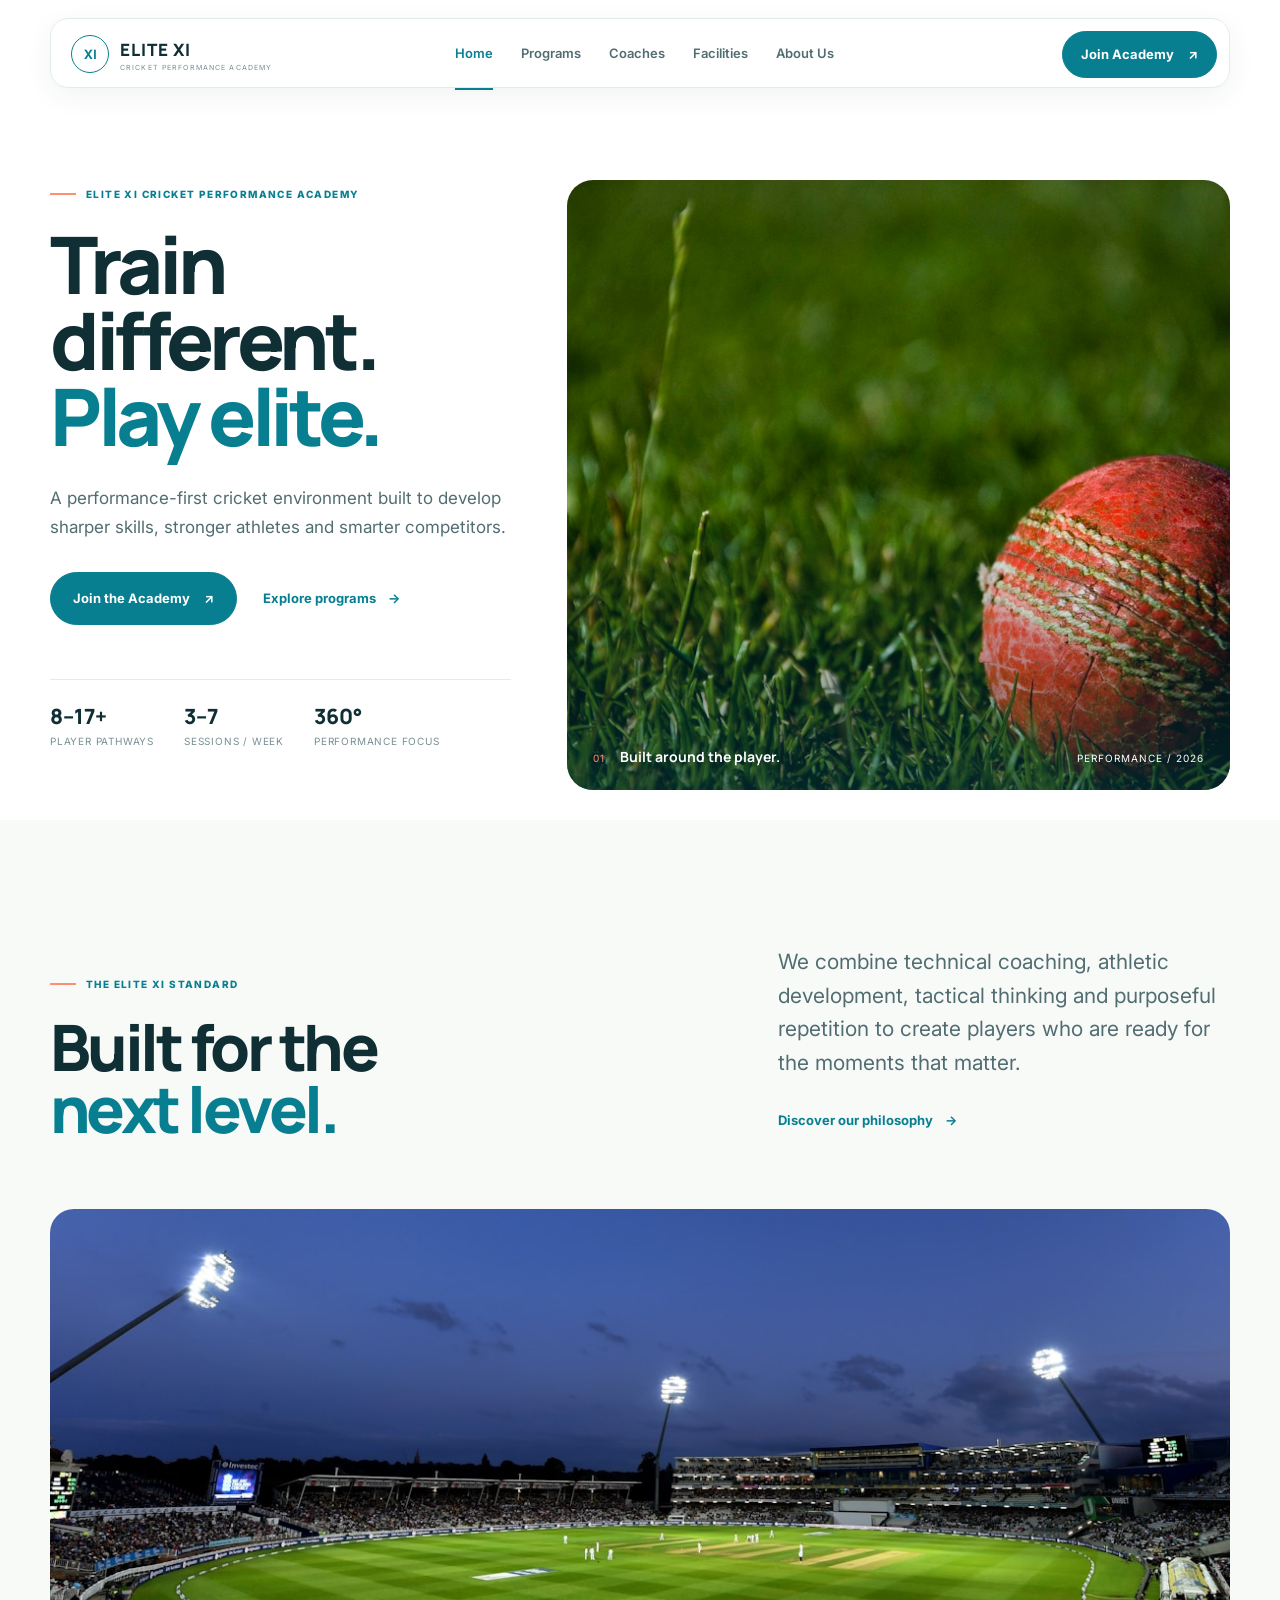
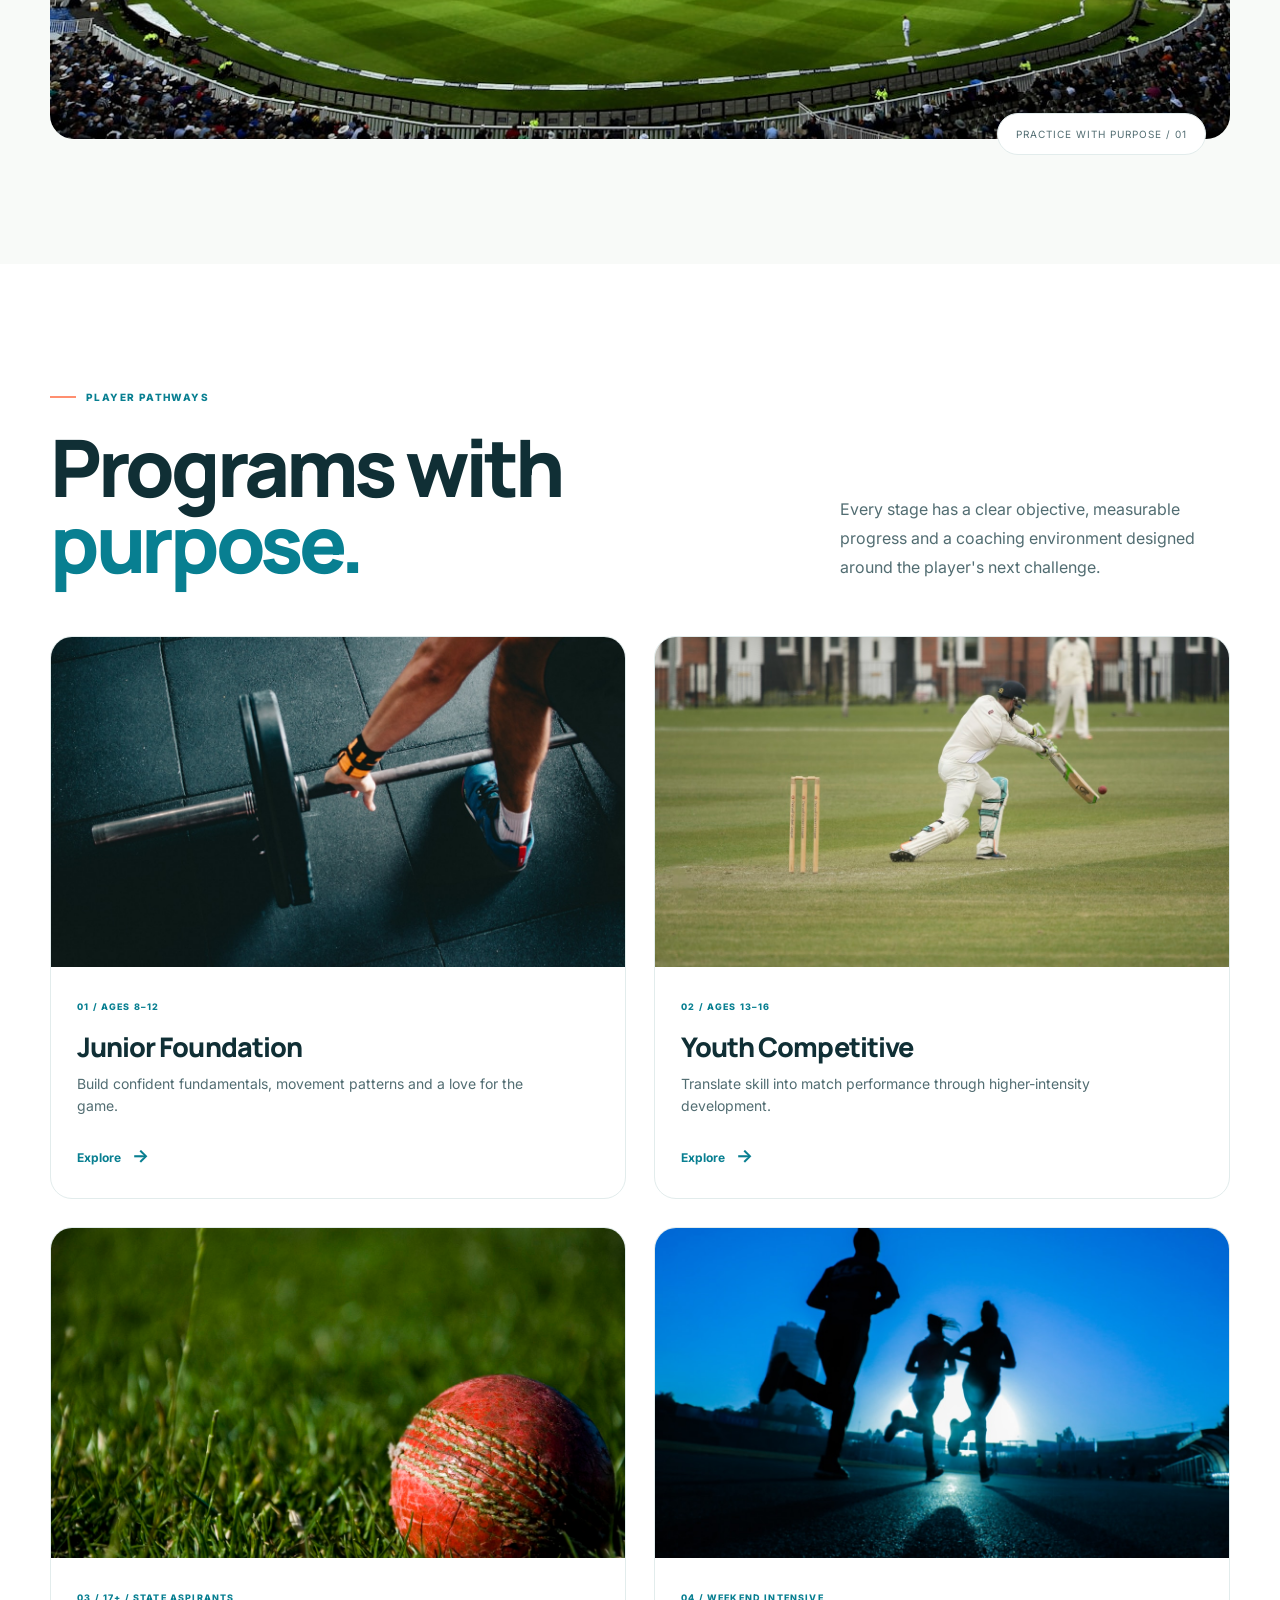
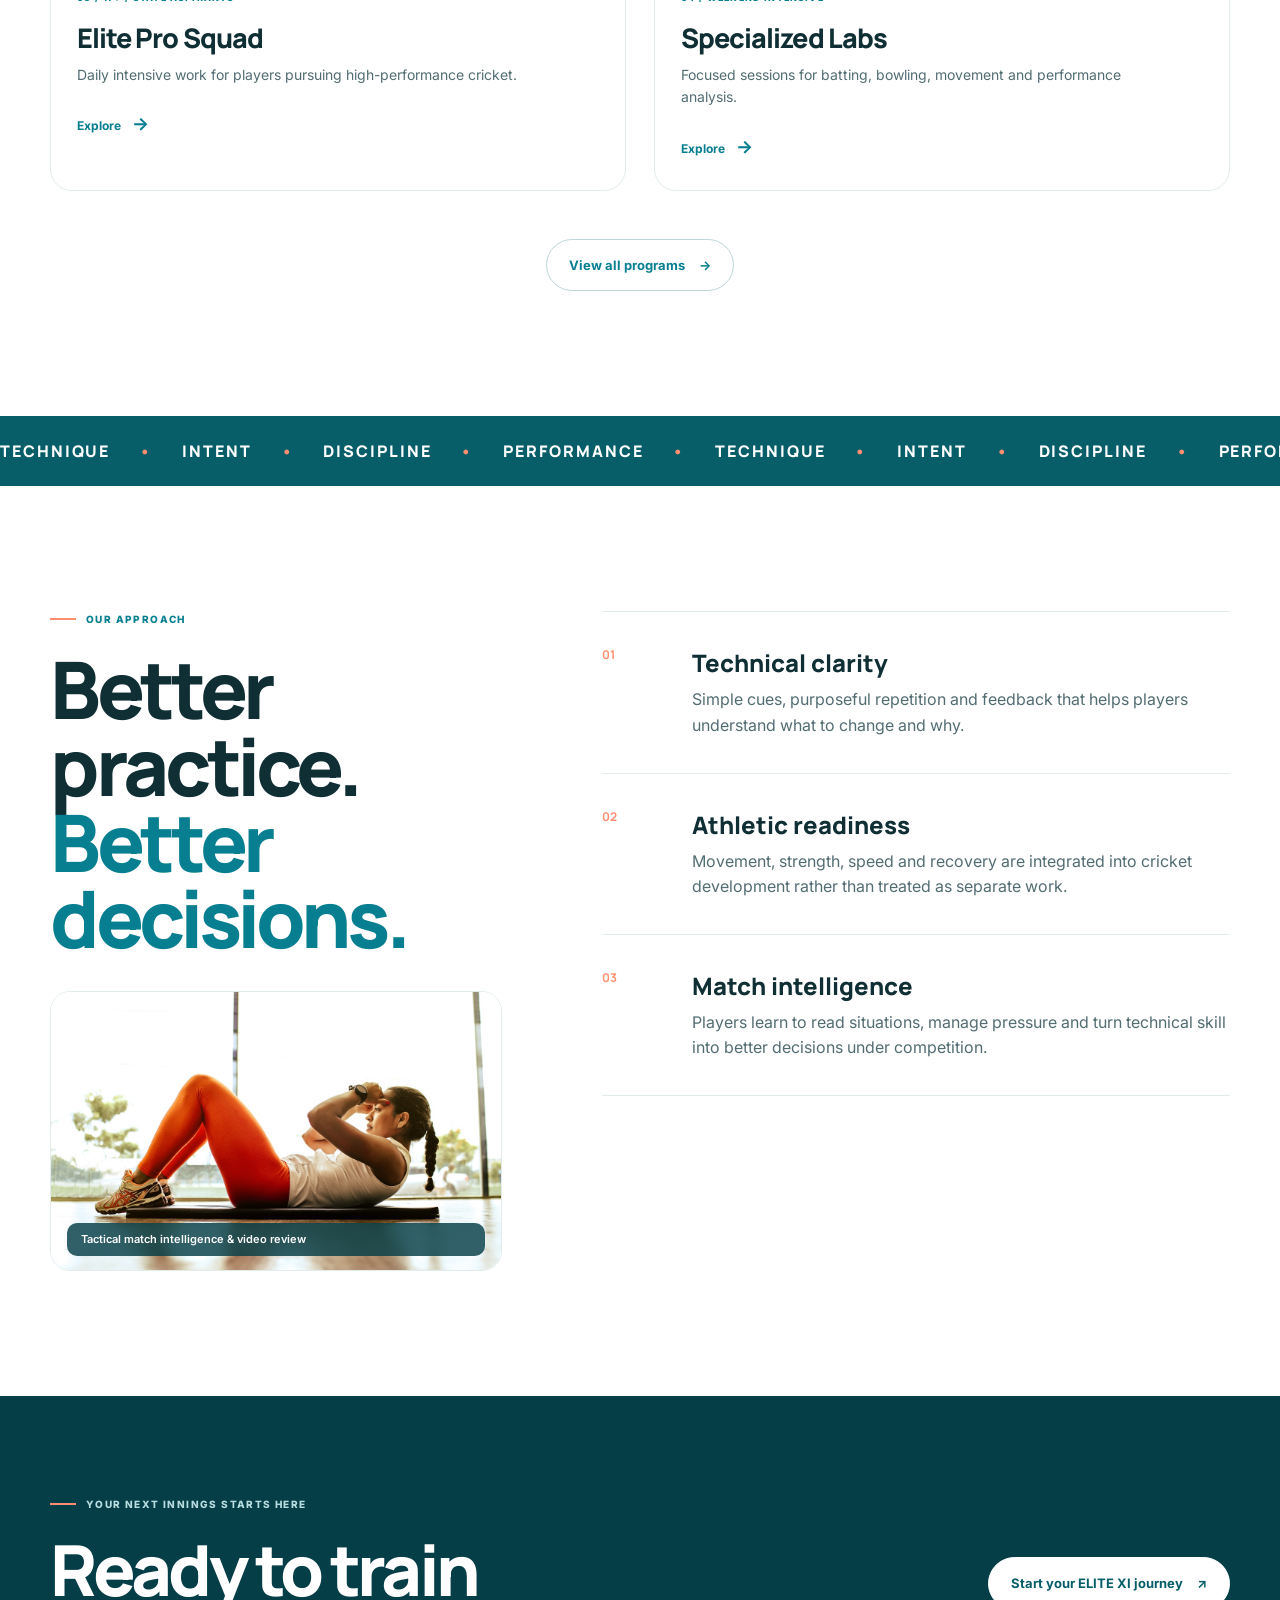
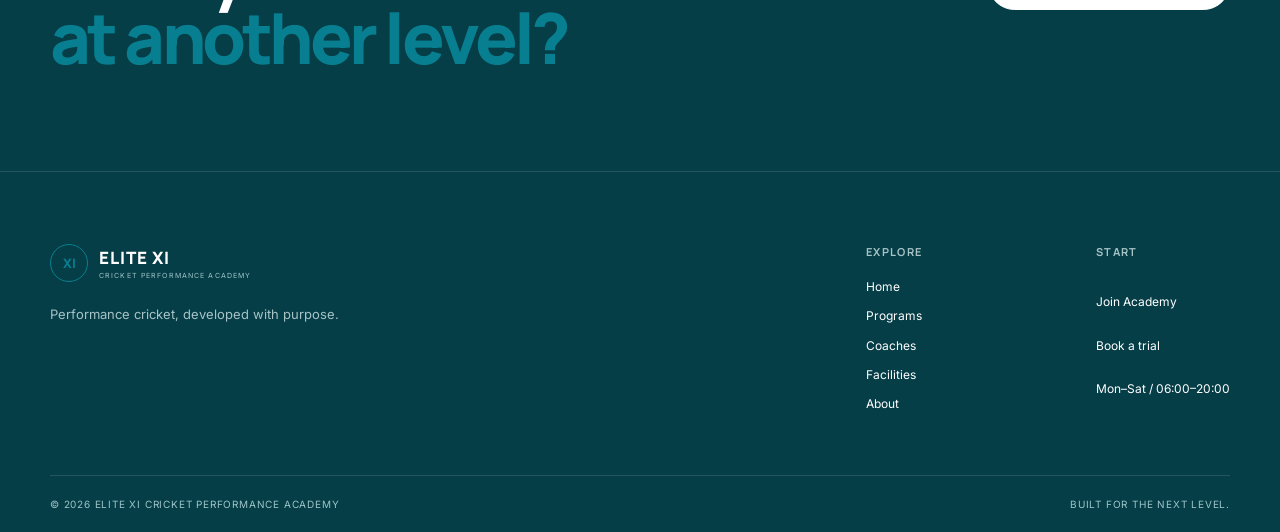
<file: index.html>
<!doctype html>
<html lang="en">
<head>
  <meta charset="utf-8">
  <meta name="viewport" content="width=device-width, initial-scale=1">
  <meta name="description" content="ELITE XI Cricket Performance Academy — structured cricket development from foundation to elite performance.">
  <title>ELITE XI — Cricket Performance Academy</title>
  <link rel="preconnect" href="https://fonts.googleapis.com">
  <link rel="preconnect" href="https://fonts.gstatic.com" crossorigin>
  <link href="https://fonts.googleapis.com/css2?family=Inter:wght@400;500;600;700&family=Manrope:wght@600;700;800&display=swap" rel="stylesheet">
  <link rel="stylesheet" href="css/style.css">
  <link rel="stylesheet" href="css/intro.css">
  <link rel="stylesheet" href="css/responsive.css">
</head>
<body class="home">
  <a class="skip-link" href="#main">Skip to content</a>

  <div class="intro" aria-hidden="true">
    <div class="intro__grain"></div>
    <div class="intro__line"></div>
    <div class="intro__mark">XI</div>
    <div class="intro__word">ELITE XI</div>
    <div class="intro__sub">CRICKET PERFORMANCE ACADEMY</div>
  </div>

  <header class="site-header">
    <nav class="nav shell" aria-label="Primary navigation">
      <a class="brand" href="index.html" aria-label="ELITE XI home">
        <span class="brand__badge">XI</span>
        <span><strong>ELITE XI</strong><small>CRICKET PERFORMANCE ACADEMY</small></span>
      </a>
      <button class="nav-toggle" aria-expanded="false" aria-controls="mobile-menu" aria-label="Open navigation">
        <span></span><span></span><span></span>
      </button>
      <div class="nav-links">
        <a class="is-active" href="index.html">Home</a>
        <a href="pages/program.html">Programs</a>
        <a href="pages/coaches.html">Coaches</a>
        <a href="pages/facilities.html">Facilities</a>
        <a href="pages/about.html">About Us</a>
      </div>
      <a class="button button--small" href="pages/register.html">Join Academy <span>↗</span></a>
    </nav>
    <div id="mobile-menu" class="mobile-menu" hidden>
      <a href="index.html">Home</a>
      <a href="pages/program.html">Programs</a>
      <a href="pages/coaches.html">Coaches</a>
      <a href="pages/facilities.html">Facilities</a>
      <a href="pages/about.html">About Us</a>
      <a class="button" href="pages/register.html">Join Academy <span>↗</span></a>
    </div>
  </header>

  <main id="main">
    <section class="hero shell reveal">
      <div class="hero__copy">
        <p class="eyebrow"><span></span> Elite XI Cricket Performance Academy</p>
        <h1>Train different.<br><em>Play elite.</em></h1>
        <p class="lede">A performance-first cricket environment built to develop sharper skills, stronger athletes and smarter competitors.</p>
        <div class="actions">
          <a class="button" href="pages/register.html">Join the Academy <span>↗</span></a>
          <a class="text-link" href="pages/program.html">Explore programs <span>→</span></a>
        </div>
        <div class="hero__stats" aria-label="Academy highlights">
          <div><strong>8–17+</strong><span>Player pathways</span></div>
          <div><strong>3–7</strong><span>Sessions / week</span></div>
          <div><strong>360°</strong><span>Performance focus</span></div>
        </div>
      </div>
      <div class="hero__media media-frame">
        <img src="assets/images/cricket-hero.jpg" alt="Cricketer preparing to bat on a cricket ground">
        <div class="media-caption"><span>01</span><strong>Built around the player.</strong><span>Performance / 2026</span></div>
      </div>
    </section>

    <section class="statement section section--warm">
      <div class="shell statement__grid">
        <div>
          <p class="eyebrow"><span></span> The ELITE XI standard</p>
          <h2>Built for the<br><em>next level.</em></h2>
        </div>
        <div class="statement__body">
          <p class="lead">We combine technical coaching, athletic development, tactical thinking and purposeful repetition to create players who are ready for the moments that matter.</p>
          <a class="text-link" href="pages/about.html">Discover our philosophy <span>→</span></a>
        </div>
      </div>
      <div class="shell statement__image-wrap reveal">
        <img src="assets/images/stadium-ground.jpg" loading="lazy" alt="Cricket stadium and playing field">
        <span class="image-note">Practice with purpose / 01</span>
      </div>
    </section>

    <section class="section programs-preview">
      <div class="shell">
        <div class="section-head reveal">
          <div>
            <p class="eyebrow"><span></span> Player pathways</p>
            <h2>Programs with<br><em>purpose.</em></h2>
          </div>
          <p>Every stage has a clear objective, measurable progress and a coaching environment designed around the player's next challenge.</p>
        </div>
        <div class="program-grid">
          <a class="program-card reveal" href="pages/program.html#junior">
            <div class="program-card__image"><img src="assets/images/junior-foundation.jpg" loading="lazy" alt="Young cricket player training"></div>
            <div class="program-card__body"><span>01 / Ages 8–12</span><h3>Junior Foundation</h3><p>Build confident fundamentals, movement patterns and a love for the game.</p><strong>Explore <b>→</b></strong></div>
          </a>
          <a class="program-card reveal" href="pages/program.html#youth">
            <div class="program-card__image"><img src="assets/images/batting-training.jpg" loading="lazy" alt="Cricket batter in training"></div>
            <div class="program-card__body"><span>02 / Ages 13–16</span><h3>Youth Competitive</h3><p>Translate skill into match performance through higher-intensity development.</p><strong>Explore <b>→</b></strong></div>
          </a>
          <a class="program-card reveal" href="pages/program.html#elite">
            <div class="program-card__image"><img src="assets/images/cricket-hero.jpg" loading="lazy" alt="Senior cricket batter on the field"></div>
            <div class="program-card__body"><span>03 / 17+ / State aspirants</span><h3>Elite Pro Squad</h3><p>Daily intensive work for players pursuing high-performance cricket.</p><strong>Explore <b>→</b></strong></div>
          </a>
          <a class="program-card reveal" href="pages/program.html#labs">
            <div class="program-card__image"><img src="assets/images/specialized-labs.jpg" loading="lazy" alt="Specialized cricket performance and video analysis lab"></div>
            <div class="program-card__body"><span>04 / Weekend intensive</span><h3>Specialized Labs</h3><p>Focused sessions for batting, bowling, movement and performance analysis.</p><strong>Explore <b>→</b></strong></div>
          </a>
        </div>
        <div class="center-action"><a class="button button--outline" href="pages/program.html">View all programs <span>→</span></a></div>
      </div>
    </section>

    <section class="marquee" aria-label="Academy values">
      <div>TECHNIQUE <i>•</i> INTENT <i>•</i> DISCIPLINE <i>•</i> PERFORMANCE <i>•</i> TECHNIQUE <i>•</i> INTENT <i>•</i> DISCIPLINE <i>•</i> PERFORMANCE</div>
    </section>

    <section class="section philosophy">
      <div class="shell philosophy__grid">
        <div class="philosophy__sticky reveal">
          <p class="eyebrow"><span></span> Our approach</p>
          <h2>Better practice.<br><em>Better decisions.</em></h2>
          <div class="philosophy__media">
            <img src="assets/images/tactical-coaching.jpg" loading="lazy" alt="Cricket tactical analysis and deliberate practice">
            <span>Tactical match intelligence & video review</span>
          </div>
        </div>
        <div class="principles">
          <article class="principle reveal"><span>01</span><div><h3>Technical clarity</h3><p>Simple cues, purposeful repetition and feedback that helps players understand what to change and why.</p></div></article>
          <article class="principle reveal"><span>02</span><div><h3>Athletic readiness</h3><p>Movement, strength, speed and recovery are integrated into cricket development rather than treated as separate work.</p></div></article>
          <article class="principle reveal"><span>03</span><div><h3>Match intelligence</h3><p>Players learn to read situations, manage pressure and turn technical skill into better decisions under competition.</p></div></article>
        </div>
      </div>
    </section>

    <section class="cta-band">
      <div class="shell cta-band__inner reveal">
        <div><p class="eyebrow eyebrow--light"><span></span> Your next innings starts here</p><h2>Ready to train<br><em>at another level?</em></h2></div>
        <a class="button button--light" href="pages/register.html">Start your ELITE XI journey <span>↗</span></a>
      </div>
    </section>
  </main>

  <footer class="footer">
    <div class="shell footer__top">
      <div><a class="brand brand--footer" href="index.html"><span class="brand__badge">XI</span><span><strong>ELITE XI</strong><small>CRICKET PERFORMANCE ACADEMY</small></span></a><p>Performance cricket, developed with purpose.</p></div>
      <div class="footer__links"><div><strong>Explore</strong><a href="index.html">Home</a><a href="pages/program.html">Programs</a><a href="pages/coaches.html">Coaches</a><a href="pages/facilities.html">Facilities</a><a href="pages/about.html">About</a></div><div><strong>Start</strong><a href="pages/register.html">Join Academy</a><a href="pages/register.html">Book a trial</a><span>Mon–Sat / 06:00–20:00</span></div></div>
    </div>
    <div class="shell footer__bottom"><span>© 2026 ELITE XI Cricket Performance Academy</span><span>Built for the next level.</span></div>
  </footer>
  <script src="js/main.js"></script>
  <script src="js/animations.js"></script>
</body>
</html>
</file>
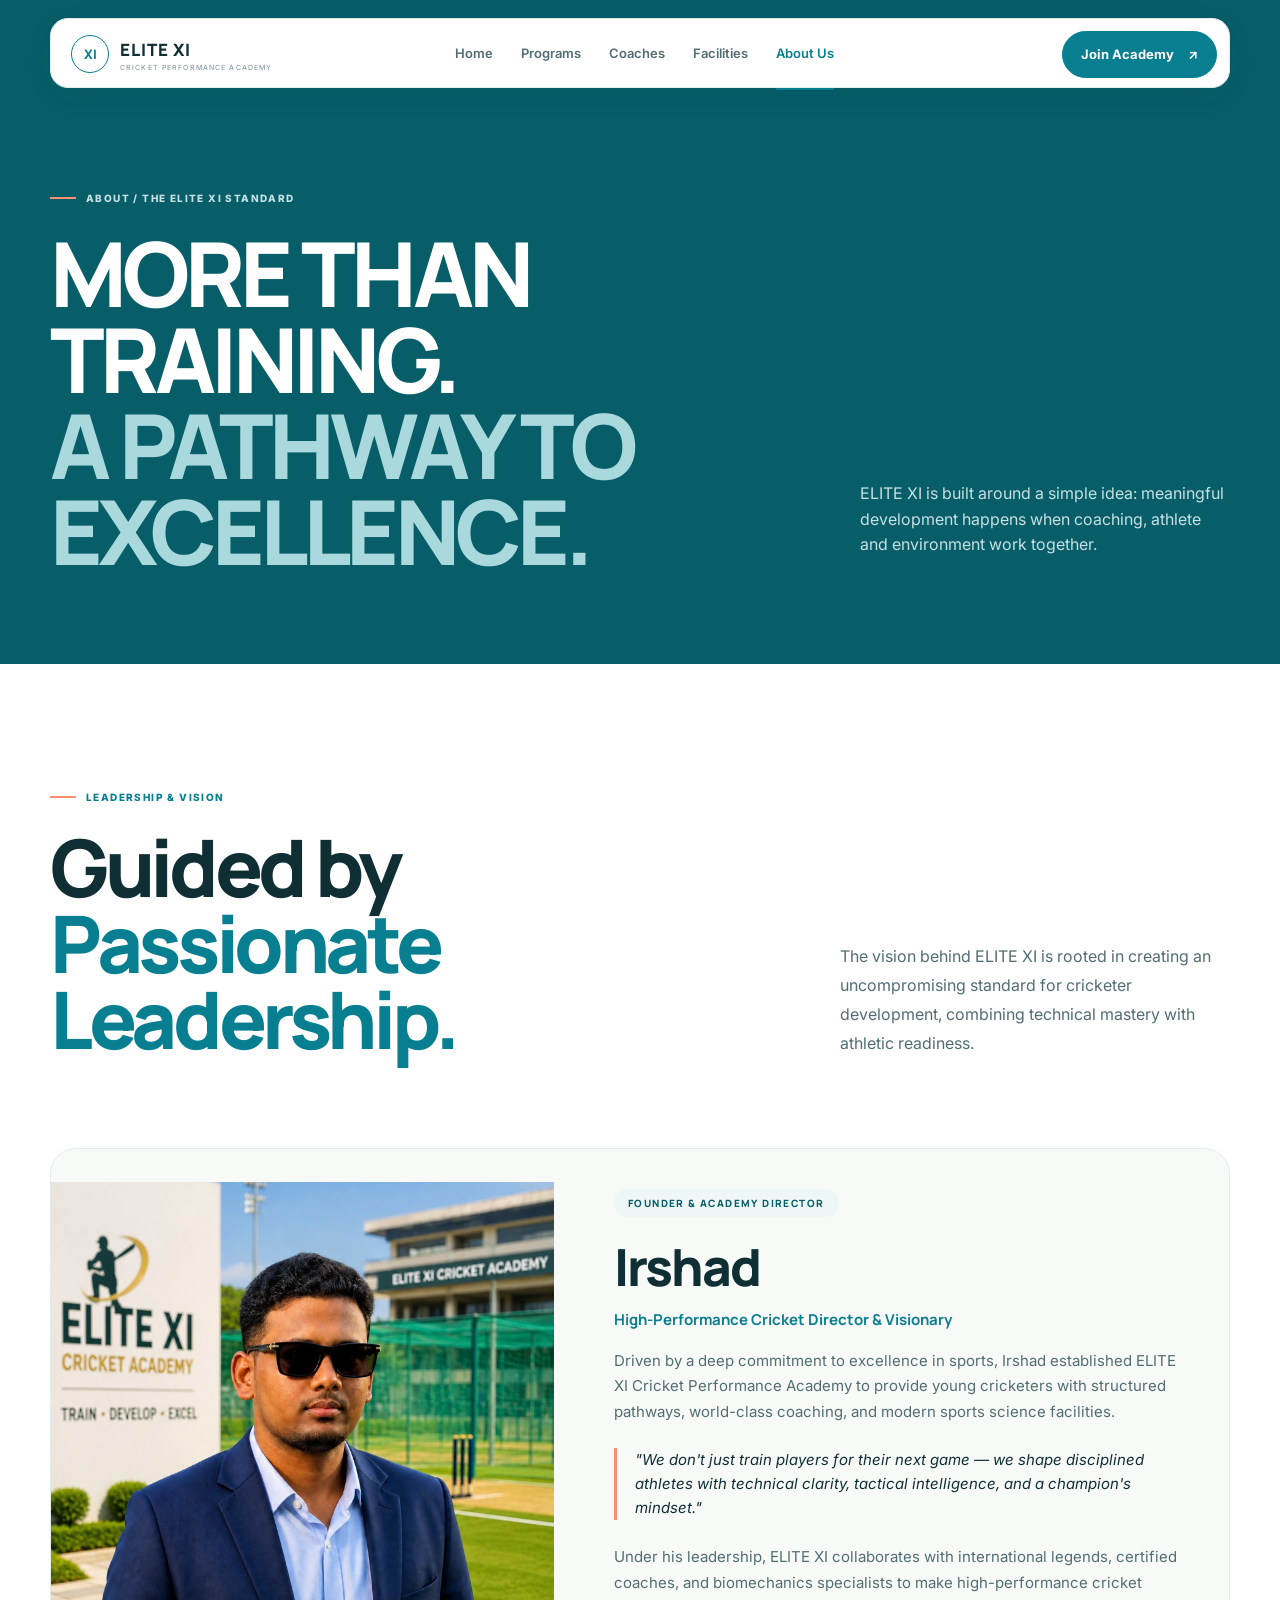
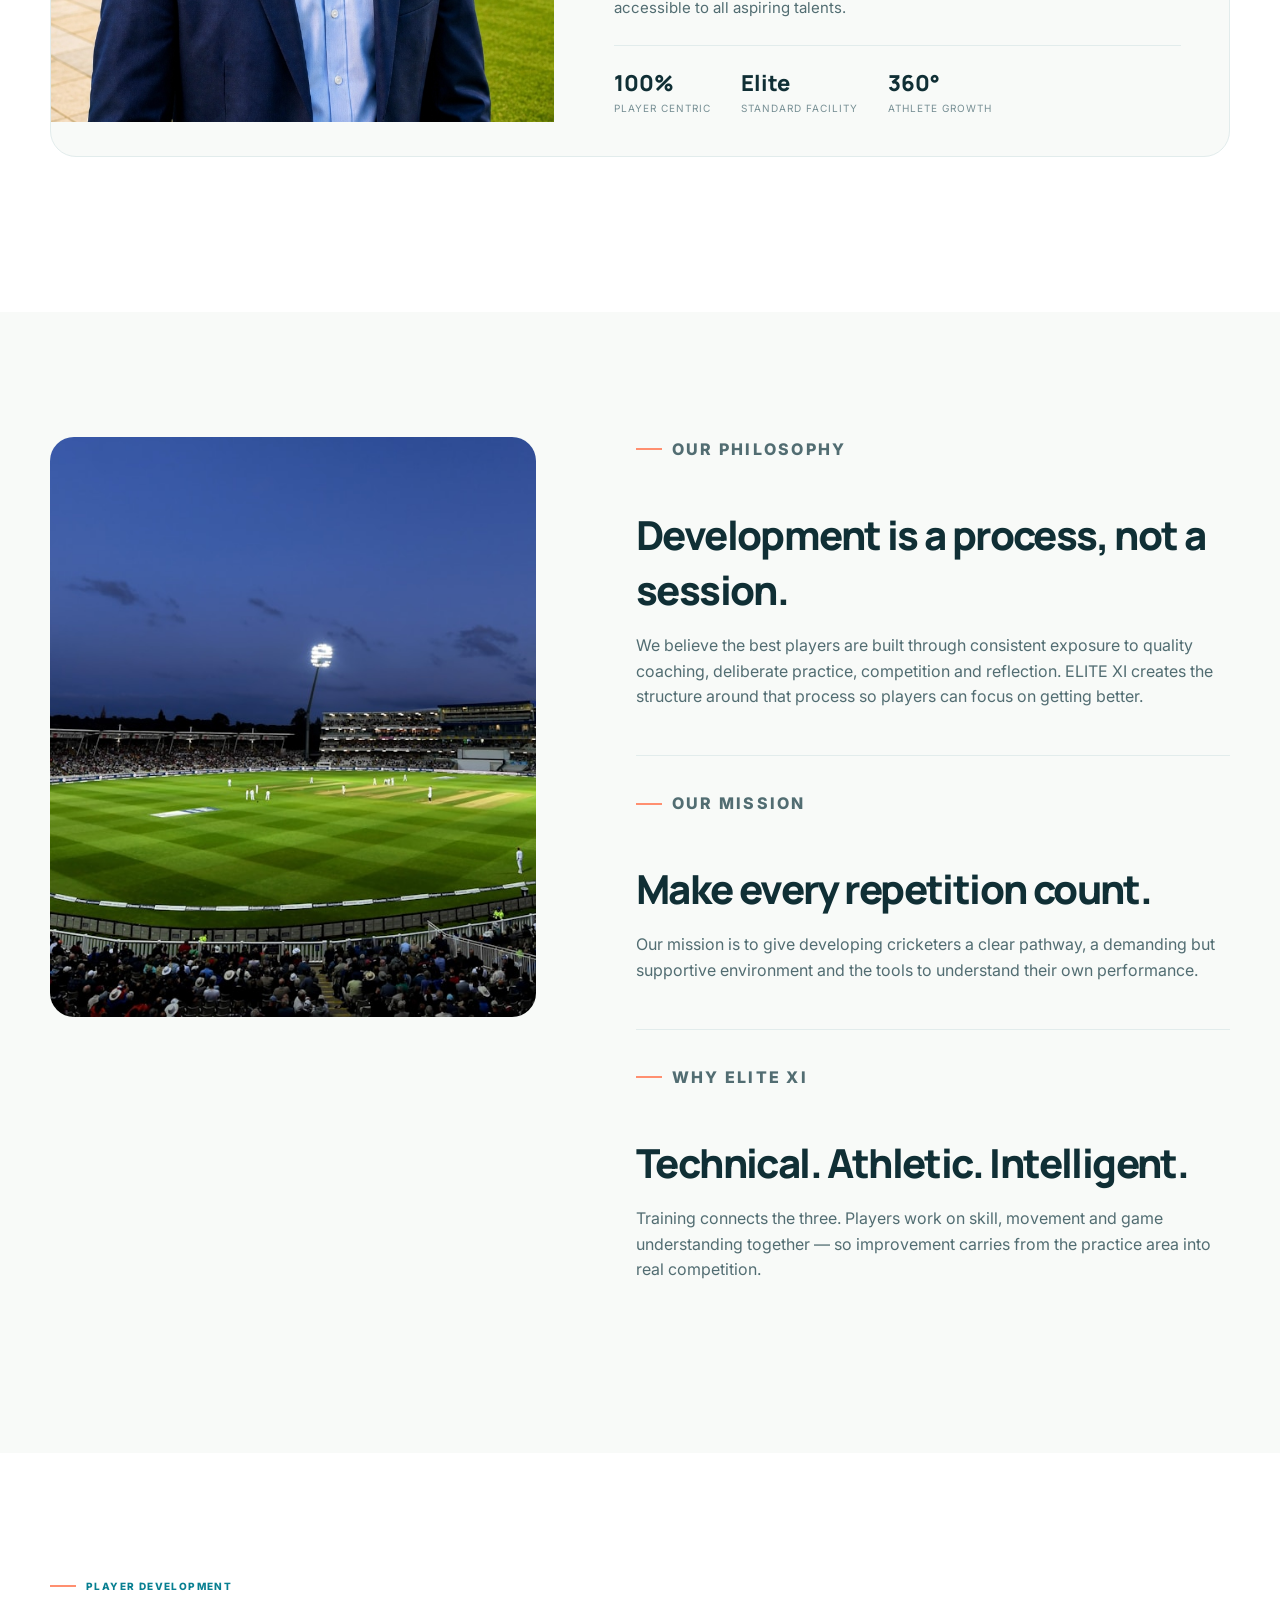
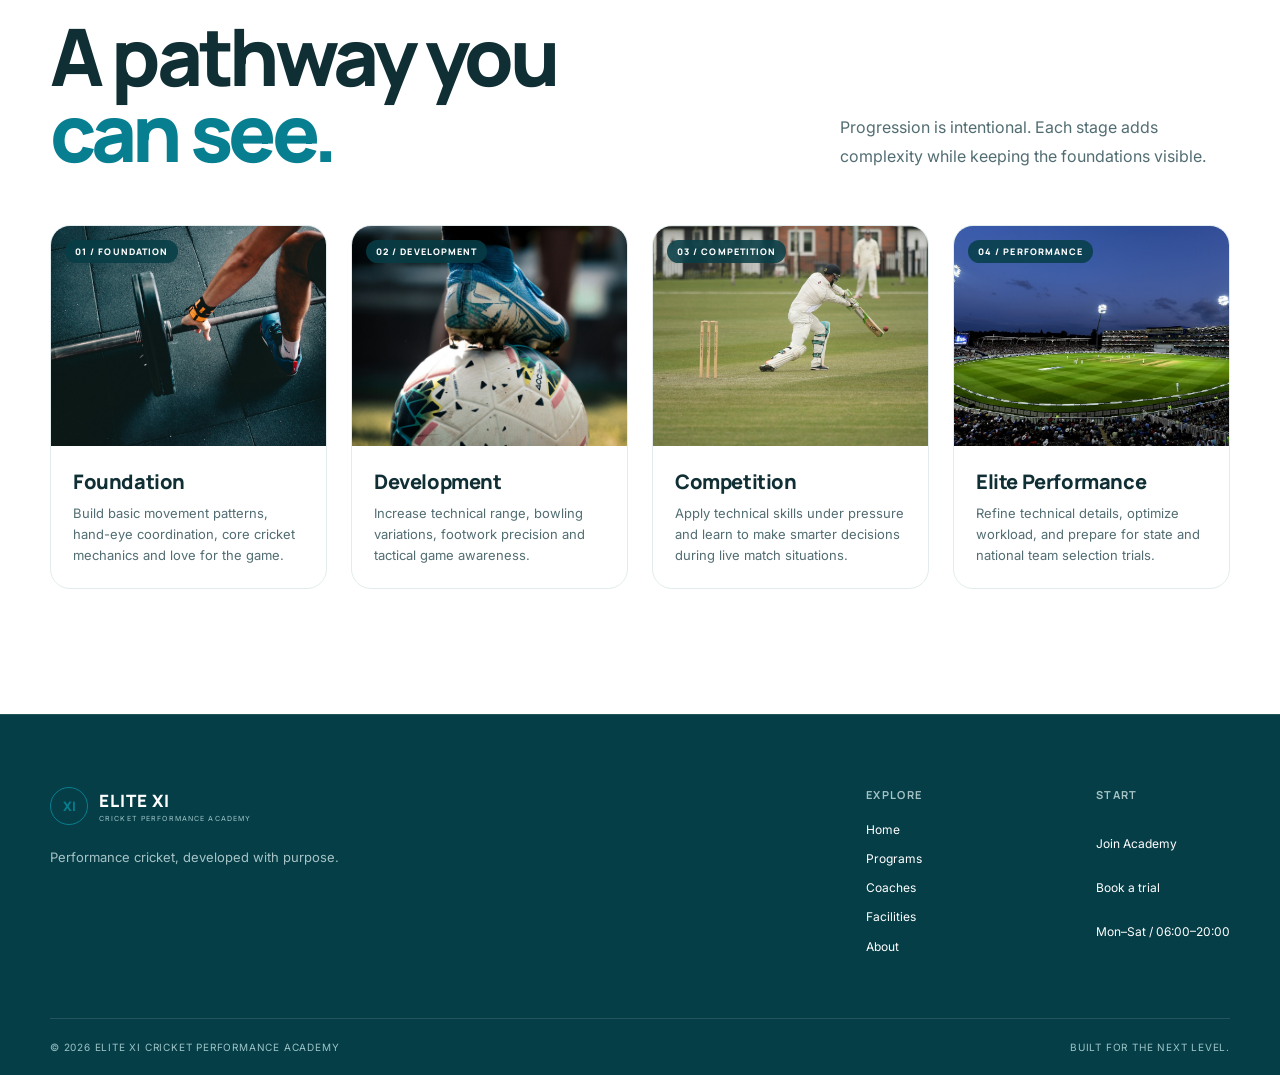
<file: pages/about.html>
<!doctype html>
<html lang="en">
<head>
  <meta charset="utf-8">
  <meta name="viewport" content="width=device-width,initial-scale=1">
  <title>About — ELITE XI</title>
  <link rel="preconnect" href="https://fonts.googleapis.com">
  <link rel="preconnect" href="https://fonts.gstatic.com" crossorigin>
  <link href="https://fonts.googleapis.com/css2?family=Inter:wght@400;500;600;700&family=Manrope:wght@600;700;800&display=swap" rel="stylesheet">
  <link rel="stylesheet" href="../css/style.css">
  <link rel="stylesheet" href="../css/responsive.css">
</head>
<body>
  <header class="site-header">
    <nav class="nav shell" aria-label="Primary navigation">
      <a class="brand" href="../index.html">
        <span class="brand__badge">XI</span>
        <span><strong>ELITE XI</strong><small>CRICKET PERFORMANCE ACADEMY</small></span>
      </a>
      <button class="nav-toggle" aria-expanded="false" aria-controls="mobile-menu" aria-label="Open navigation">
        <span></span><span></span><span></span>
      </button>
      <div class="nav-links">
        <a href="../index.html">Home</a>
        <a href="program.html">Programs</a>
        <a href="coaches.html">Coaches</a>
        <a href="facilities.html">Facilities</a>
        <a class="is-active" href="about.html">About Us</a>
      </div>
      <a class="button button--small" href="register.html">Join Academy <span>↗</span></a>
    </nav>
    <div id="mobile-menu" class="mobile-menu" hidden>
      <a href="../index.html">Home</a>
      <a href="program.html">Programs</a>
      <a href="coaches.html">Coaches</a>
      <a href="facilities.html">Facilities</a>
      <a href="about.html">About Us</a>
      <a class="button" href="register.html">Join Academy <span>↗</span></a>
    </div>
  </header>

  <main>
    <section class="inner-hero">
      <div class="shell inner-hero__grid">
        <div>
          <p class="eyebrow"><span></span> About / The ELITE XI standard</p>
          <h1>MORE THAN TRAINING.<br><em>A PATHWAY TO EXCELLENCE.</em></h1>
        </div>
        <p class="inner-hero__copy">ELITE XI is built around a simple idea: meaningful development happens when coaching, athlete and environment work together.</p>
      </div>
    </section>

    <!-- Leadership / Founder Spotlight Section -->
    <section class="section">
      <div class="shell">
        <div class="section-head reveal">
          <div>
            <p class="eyebrow"><span></span> Leadership & Vision</p>
            <h2>Guided by<br><em>Passionate Leadership.</em></h2>
          </div>
          <p>The vision behind ELITE XI is rooted in creating an uncompromising standard for cricketer development, combining technical mastery with athletic readiness.</p>
        </div>

        <div class="founder-spotlight reveal">
          <div class="founder-spotlight__media">
            <img src="../assets/images/irshad.jpg" style="object-position: center 12%;" alt="Irshad — Founder & Academy Director, ELITE XI Cricket Performance Academy">
          </div>
          <div class="founder-spotlight__body">
            <span class="founder-badge">Founder & Academy Director</span>
            <h2>Irshad</h2>
            <h3>High-Performance Cricket Director & Visionary</h3>
            <p>Driven by a deep commitment to excellence in sports, Irshad established ELITE XI Cricket Performance Academy to provide young cricketers with structured pathways, world-class coaching, and modern sports science facilities.</p>
            <blockquote class="founder-quote">
              "We don't just train players for their next game — we shape disciplined athletes with technical clarity, tactical intelligence, and a champion's mindset."
            </blockquote>
            <p>Under his leadership, ELITE XI collaborates with international legends, certified coaches, and biomechanics specialists to make high-performance cricket accessible to all aspiring talents.</p>
            <div class="founder-stats">
              <div><strong>100%</strong><span>Player Centric</span></div>
              <div><strong>Elite</strong><span>Standard Facility</span></div>
              <div><strong>360°</strong><span>Athlete Growth</span></div>
            </div>
          </div>
        </div>
      </div>
    </section>

    <!-- Philosophy & Mission Section -->
    <section class="section section--warm">
      <div class="shell about-grid">
        <div class="reveal">
          <img src="../assets/images/stadium-ground.jpg" alt="ELITE XI cricket training ground under lights">
        </div>
        <div>
          <article class="copy-block reveal">
            <p class="eyebrow"><span></span> Our philosophy</p>
            <h2>Development is a process, not a session.</h2>
            <p>We believe the best players are built through consistent exposure to quality coaching, deliberate practice, competition and reflection. ELITE XI creates the structure around that process so players can focus on getting better.</p>
          </article>
          <article class="copy-block reveal">
            <p class="eyebrow"><span></span> Our mission</p>
            <h2>Make every repetition count.</h2>
            <p>Our mission is to give developing cricketers a clear pathway, a demanding but supportive environment and the tools to understand their own performance.</p>
          </article>
          <article class="copy-block reveal">
            <p class="eyebrow"><span></span> Why ELITE XI</p>
            <h2>Technical. Athletic. Intelligent.</h2>
            <p>Training connects the three. Players work on skill, movement and game understanding together — so improvement carries from the practice area into real competition.</p>
          </article>
        </div>
      </div>
    </section>

    <!-- Visual Pathway Section -->
    <section class="section">
      <div class="shell">
        <div class="section-head reveal">
          <div>
            <p class="eyebrow"><span></span> Player development</p>
            <h2>A pathway you<br><em>can see.</em></h2>
          </div>
          <p>Progression is intentional. Each stage adds complexity while keeping the foundations visible.</p>
        </div>

        <div class="pathway-grid">
          <div class="pathway-card reveal">
            <div class="pathway-card__photo">
              <img src="../assets/images/junior-foundation.jpg" loading="lazy" alt="Junior cricket foundation training">
              <span>01 / Foundation</span>
            </div>
            <div class="pathway-card__body">
              <h3>Foundation</h3>
              <p>Build basic movement patterns, hand-eye coordination, core cricket mechanics and love for the game.</p>
            </div>
          </div>

          <div class="pathway-card reveal">
            <div class="pathway-card__photo">
              <img src="../assets/images/indoor-turf.jpg" loading="lazy" alt="Youth cricket skill development">
              <span>02 / Development</span>
            </div>
            <div class="pathway-card__body">
              <h3>Development</h3>
              <p>Increase technical range, bowling variations, footwork precision and tactical game awareness.</p>
            </div>
          </div>

          <div class="pathway-card reveal">
            <div class="pathway-card__photo">
              <img src="../assets/images/batting-training.jpg" loading="lazy" alt="Competition match simulation">
              <span>03 / Competition</span>
            </div>
            <div class="pathway-card__body">
              <h3>Competition</h3>
              <p>Apply technical skills under pressure and learn to make smarter decisions during live match situations.</p>
            </div>
          </div>

          <div class="pathway-card reveal">
            <div class="pathway-card__photo">
              <img src="../assets/images/stadium-ground.jpg" loading="lazy" alt="Elite performance cricket preparation">
              <span>04 / Performance</span>
            </div>
            <div class="pathway-card__body">
              <h3>Elite Performance</h3>
              <p>Refine technical details, optimize workload, and prepare for state and national team selection trials.</p>
            </div>
          </div>
        </div>
      </div>
    </section>
  </main>

  <footer class="footer">
    <div class="shell footer__top">
      <div>
        <a class="brand brand--footer" href="../index.html">
          <span class="brand__badge">XI</span>
          <span><strong>ELITE XI</strong><small>CRICKET PERFORMANCE ACADEMY</small></span>
        </a>
        <p>Performance cricket, developed with purpose.</p>
      </div>
      <div class="footer__links">
        <div>
          <strong>Explore</strong>
          <a href="../index.html">Home</a>
          <a href="program.html">Programs</a>
          <a href="coaches.html">Coaches</a>
          <a href="facilities.html">Facilities</a>
          <a href="about.html">About</a>
        </div>
        <div>
          <strong>Start</strong>
          <a href="register.html">Join Academy</a>
          <a href="register.html">Book a trial</a>
          <span>Mon–Sat / 06:00–20:00</span>
        </div>
      </div>
    </div>
    <div class="shell footer__bottom">
      <span>© 2026 ELITE XI Cricket Performance Academy</span>
      <span>Built for the next level.</span>
    </div>
  </footer>
  <script src="../js/main.js"></script>
  <script src="../js/animations.js"></script>
</body>
</html>
</file>
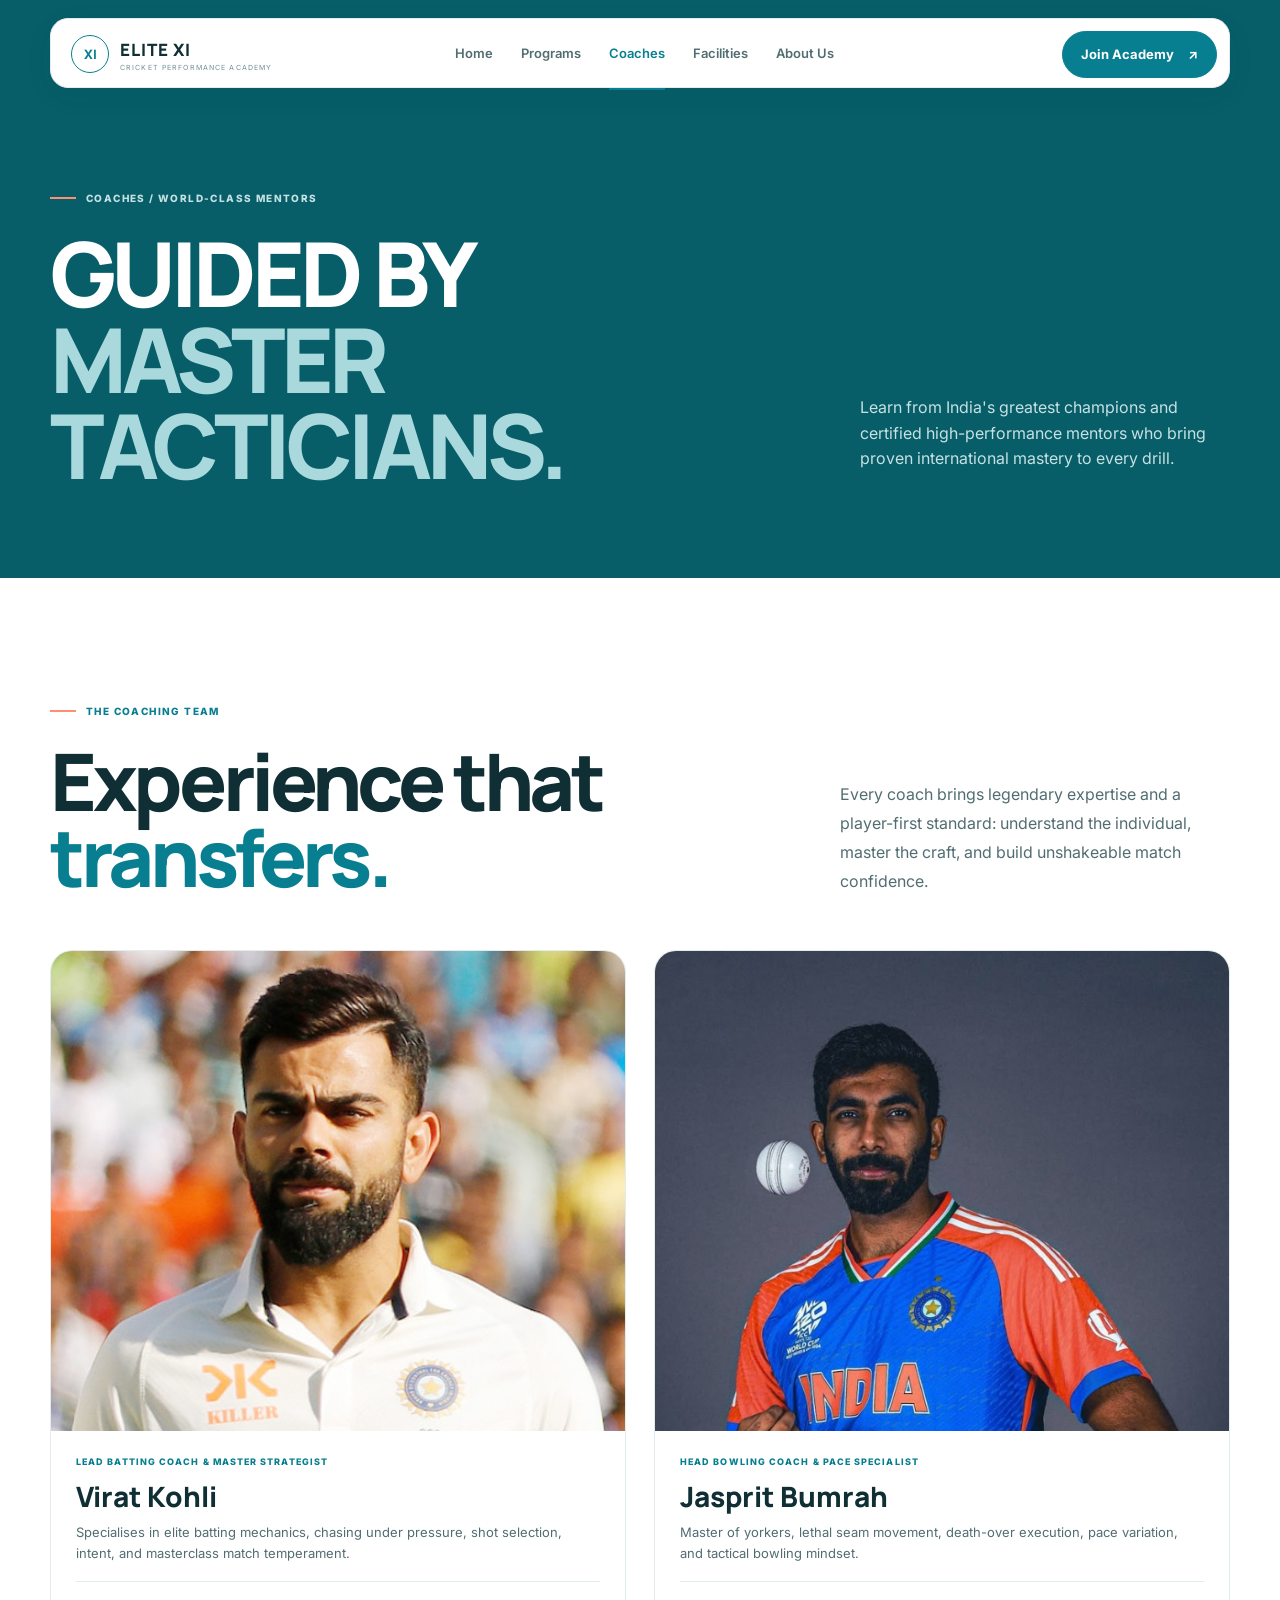
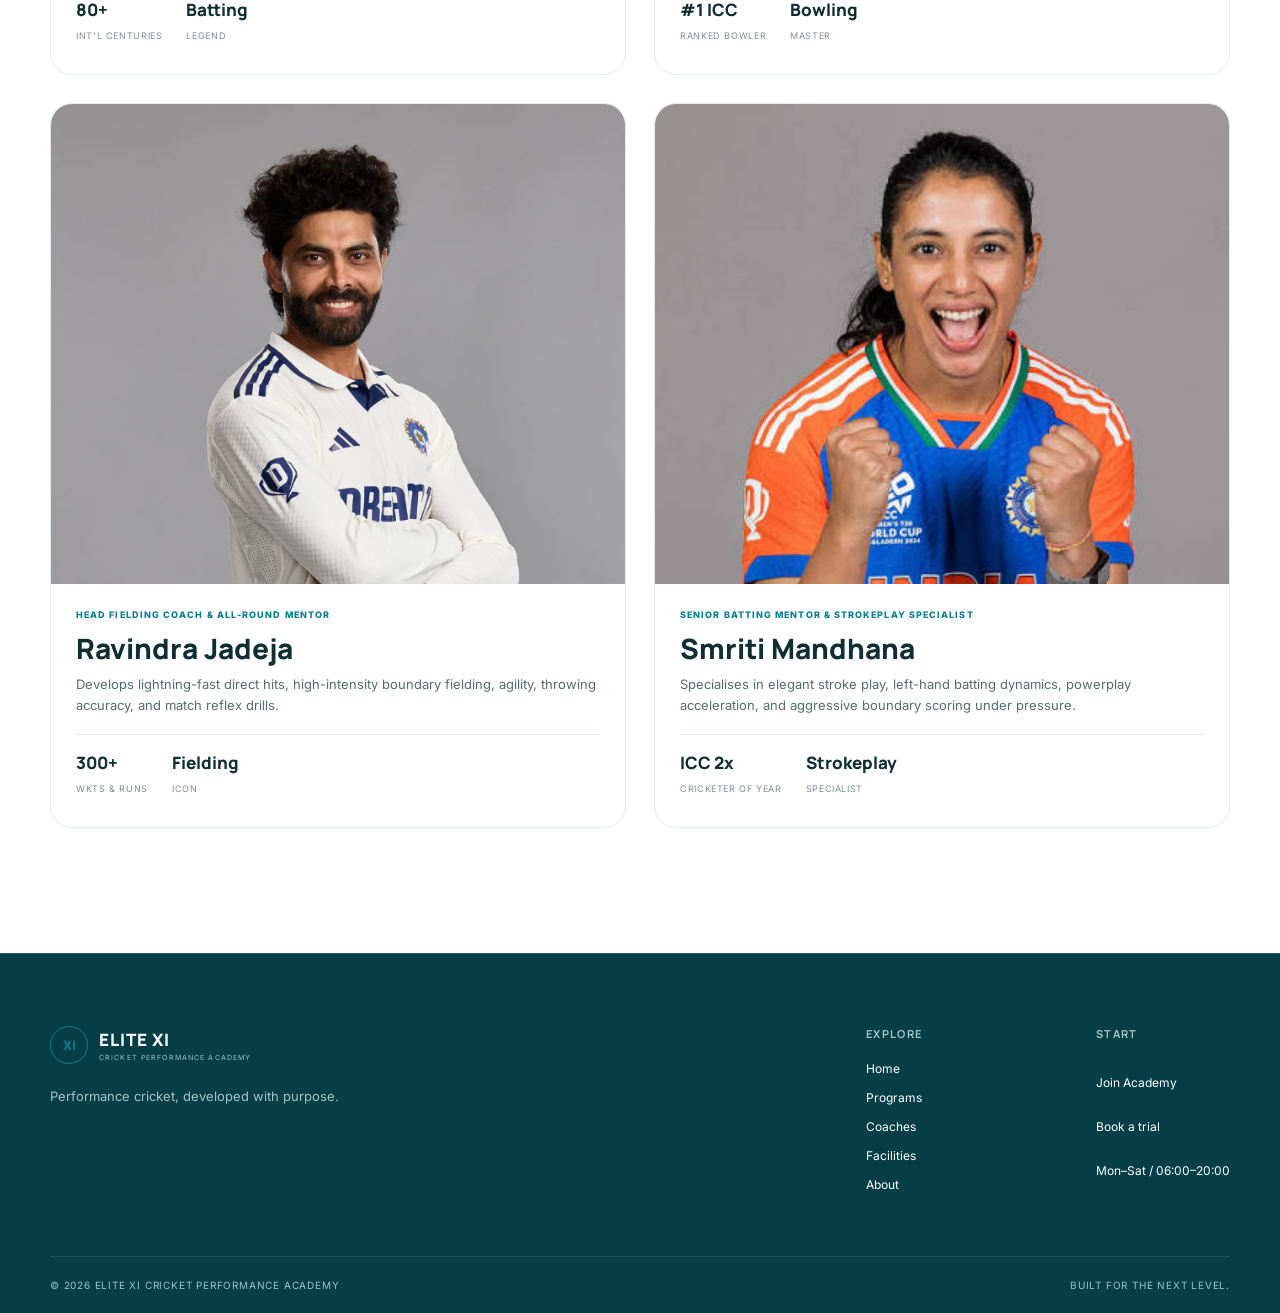
<file: pages/coaches.html>
<!doctype html>
<html lang="en">
<head>
  <meta charset="utf-8">
  <meta name="viewport" content="width=device-width,initial-scale=1">
  <title>Coaches — ELITE XI</title>
  <link rel="preconnect" href="https://fonts.googleapis.com">
  <link rel="preconnect" href="https://fonts.gstatic.com" crossorigin>
  <link href="https://fonts.googleapis.com/css2?family=Inter:wght@400;500;600;700&family=Manrope:wght@600;700;800&display=swap" rel="stylesheet">
  <link rel="stylesheet" href="../css/style.css">
  <link rel="stylesheet" href="../css/responsive.css">
</head>
<body>
  <header class="site-header">
    <nav class="nav shell" aria-label="Primary navigation">
      <a class="brand" href="../index.html">
        <span class="brand__badge">XI</span>
        <span><strong>ELITE XI</strong><small>CRICKET PERFORMANCE ACADEMY</small></span>
      </a>
      <button class="nav-toggle" aria-expanded="false" aria-controls="mobile-menu" aria-label="Open navigation">
        <span></span><span></span><span></span>
      </button>
      <div class="nav-links">
        <a href="../index.html">Home</a>
        <a href="program.html">Programs</a>
        <a class="is-active" href="coaches.html">Coaches</a>
        <a href="facilities.html">Facilities</a>
        <a href="about.html">About Us</a>
      </div>
      <a class="button button--small" href="register.html">Join Academy <span>↗</span></a>
    </nav>
    <div id="mobile-menu" class="mobile-menu" hidden>
      <a href="../index.html">Home</a>
      <a href="program.html">Programs</a>
      <a href="coaches.html">Coaches</a>
      <a href="facilities.html">Facilities</a>
      <a href="about.html">About Us</a>
      <a class="button" href="register.html">Join Academy <span>↗</span></a>
    </div>
  </header>

  <main>
    <section class="inner-hero">
      <div class="shell inner-hero__grid">
        <div>
          <p class="eyebrow"><span></span> Coaches / World-Class Mentors</p>
          <h1>GUIDED BY<br><em>MASTER TACTICIANS.</em></h1>
        </div>
        <p class="inner-hero__copy">Learn from India's greatest champions and certified high-performance mentors who bring proven international mastery to every drill.</p>
      </div>
    </section>

    <section class="section">
      <div class="shell">
        <div class="section-head reveal">
          <div>
            <p class="eyebrow"><span></span> The coaching team</p>
            <h2>Experience that<br><em>transfers.</em></h2>
          </div>
          <p>Every coach brings legendary expertise and a player-first standard: understand the individual, master the craft, and build unshakeable match confidence.</p>
        </div>

        <div class="faculty-grid">
          <!-- Batting Coach: Virat Kohli -->
          <article class="faculty-card reveal">
            <div class="faculty-card__photo">
              <img src="../assets/images/virat-kohli.jpg" style="object-position: center 5%;" loading="lazy" alt="Virat Kohli — Lead Batting Coach">
            </div>
            <div class="faculty-card__body">
              <span>Lead Batting Coach & Master Strategist</span>
              <h3>Virat Kohli</h3>
              <p>Specialises in elite batting mechanics, chasing under pressure, shot selection, intent, and masterclass match temperament.</p>
              <div class="faculty-stats">
                <div><strong>80+</strong><small>Int'l Centuries</small></div>
                <div><strong>Batting</strong><small>Legend</small></div>
              </div>
            </div>
          </article>

          <!-- Bowling Coach: Jasprit Bumrah -->
          <article class="faculty-card reveal">
            <div class="faculty-card__photo">
              <img src="../assets/images/jasprit-bumrah.jpg" style="object-position: center 0%;" loading="lazy" alt="Jasprit Bumrah — Head Bowling Coach">
            </div>
            <div class="faculty-card__body">
              <span>Head Bowling Coach & Pace Specialist</span>
              <h3>Jasprit Bumrah</h3>
              <p>Master of yorkers, lethal seam movement, death-over execution, pace variation, and tactical bowling mindset.</p>
              <div class="faculty-stats">
                <div><strong>#1 ICC</strong><small>Ranked Bowler</small></div>
                <div><strong>Bowling</strong><small>Master</small></div>
              </div>
            </div>
          </article>

          <!-- Fielding Coach: Ravindra Jadeja -->
          <article class="faculty-card reveal">
            <div class="faculty-card__photo">
              <img src="../assets/images/ravindra-jadeja.jpg" style="object-position: center 0%;" loading="lazy" alt="Ravindra Jadeja — Head Fielding Coach">
            </div>
            <div class="faculty-card__body">
              <span>Head Fielding Coach & All-Round Mentor</span>
              <h3>Ravindra Jadeja</h3>
              <p>Develops lightning-fast direct hits, high-intensity boundary fielding, agility, throwing accuracy, and match reflex drills.</p>
              <div class="faculty-stats">
                <div><strong>300+</strong><small>Wkts & Runs</small></div>
                <div><strong>Fielding</strong><small>Icon</small></div>
              </div>
            </div>
          </article>

          <!-- Batting Specialist & Mentor: Smriti Mandhana -->
          <article class="faculty-card reveal">
            <div class="faculty-card__photo">
              <img src="../assets/images/smriti-mandhana.jpg" style="object-position: center 5%;" loading="lazy" alt="Smriti Mandhana — Senior Batting Mentor & Strokeplay Specialist">
            </div>
            <div class="faculty-card__body">
              <span>Senior Batting Mentor & Strokeplay Specialist</span>
              <h3>Smriti Mandhana</h3>
              <p>Specialises in elegant stroke play, left-hand batting dynamics, powerplay acceleration, and aggressive boundary scoring under pressure.</p>
              <div class="faculty-stats">
                <div><strong>ICC 2x</strong><small>Cricketer of Year</small></div>
                <div><strong>Strokeplay</strong><small>Specialist</small></div>
              </div>
            </div>
          </article>
        </div>
      </div>
    </section>
  </main>

  <footer class="footer">
    <div class="shell footer__top">
      <div>
        <a class="brand brand--footer" href="../index.html">
          <span class="brand__badge">XI</span>
          <span><strong>ELITE XI</strong><small>CRICKET PERFORMANCE ACADEMY</small></span>
        </a>
        <p>Performance cricket, developed with purpose.</p>
      </div>
      <div class="footer__links">
        <div>
          <strong>Explore</strong>
          <a href="../index.html">Home</a>
          <a href="program.html">Programs</a>
          <a href="coaches.html">Coaches</a>
          <a href="facilities.html">Facilities</a>
          <a href="about.html">About</a>
        </div>
        <div>
          <strong>Start</strong>
          <a href="register.html">Join Academy</a>
          <a href="register.html">Book a trial</a>
          <span>Mon–Sat / 06:00–20:00</span>
        </div>
      </div>
    </div>
    <div class="shell footer__bottom">
      <span>© 2026 ELITE XI Cricket Performance Academy</span>
      <span>Built for the next level.</span>
    </div>
  </footer>
  <script src="../js/main.js"></script>
  <script src="../js/animations.js"></script>
</body>
</html>
</file>
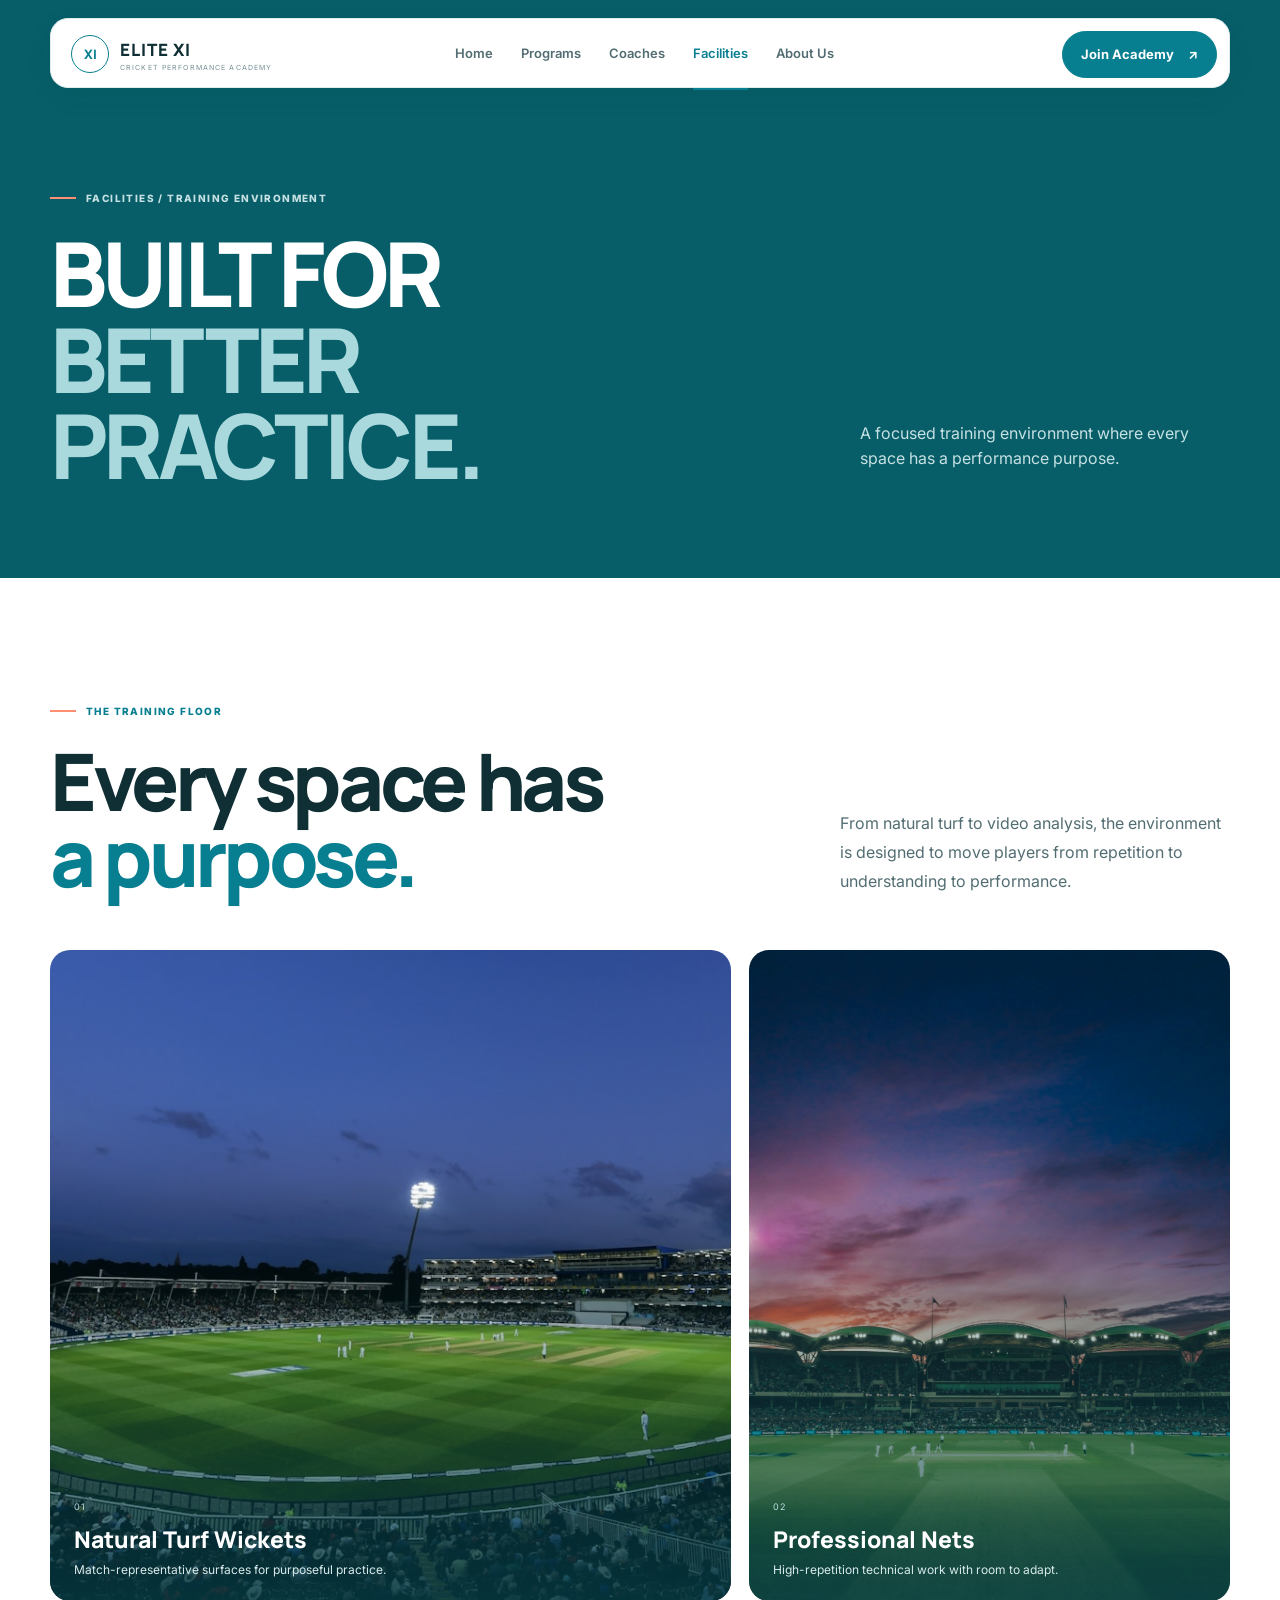
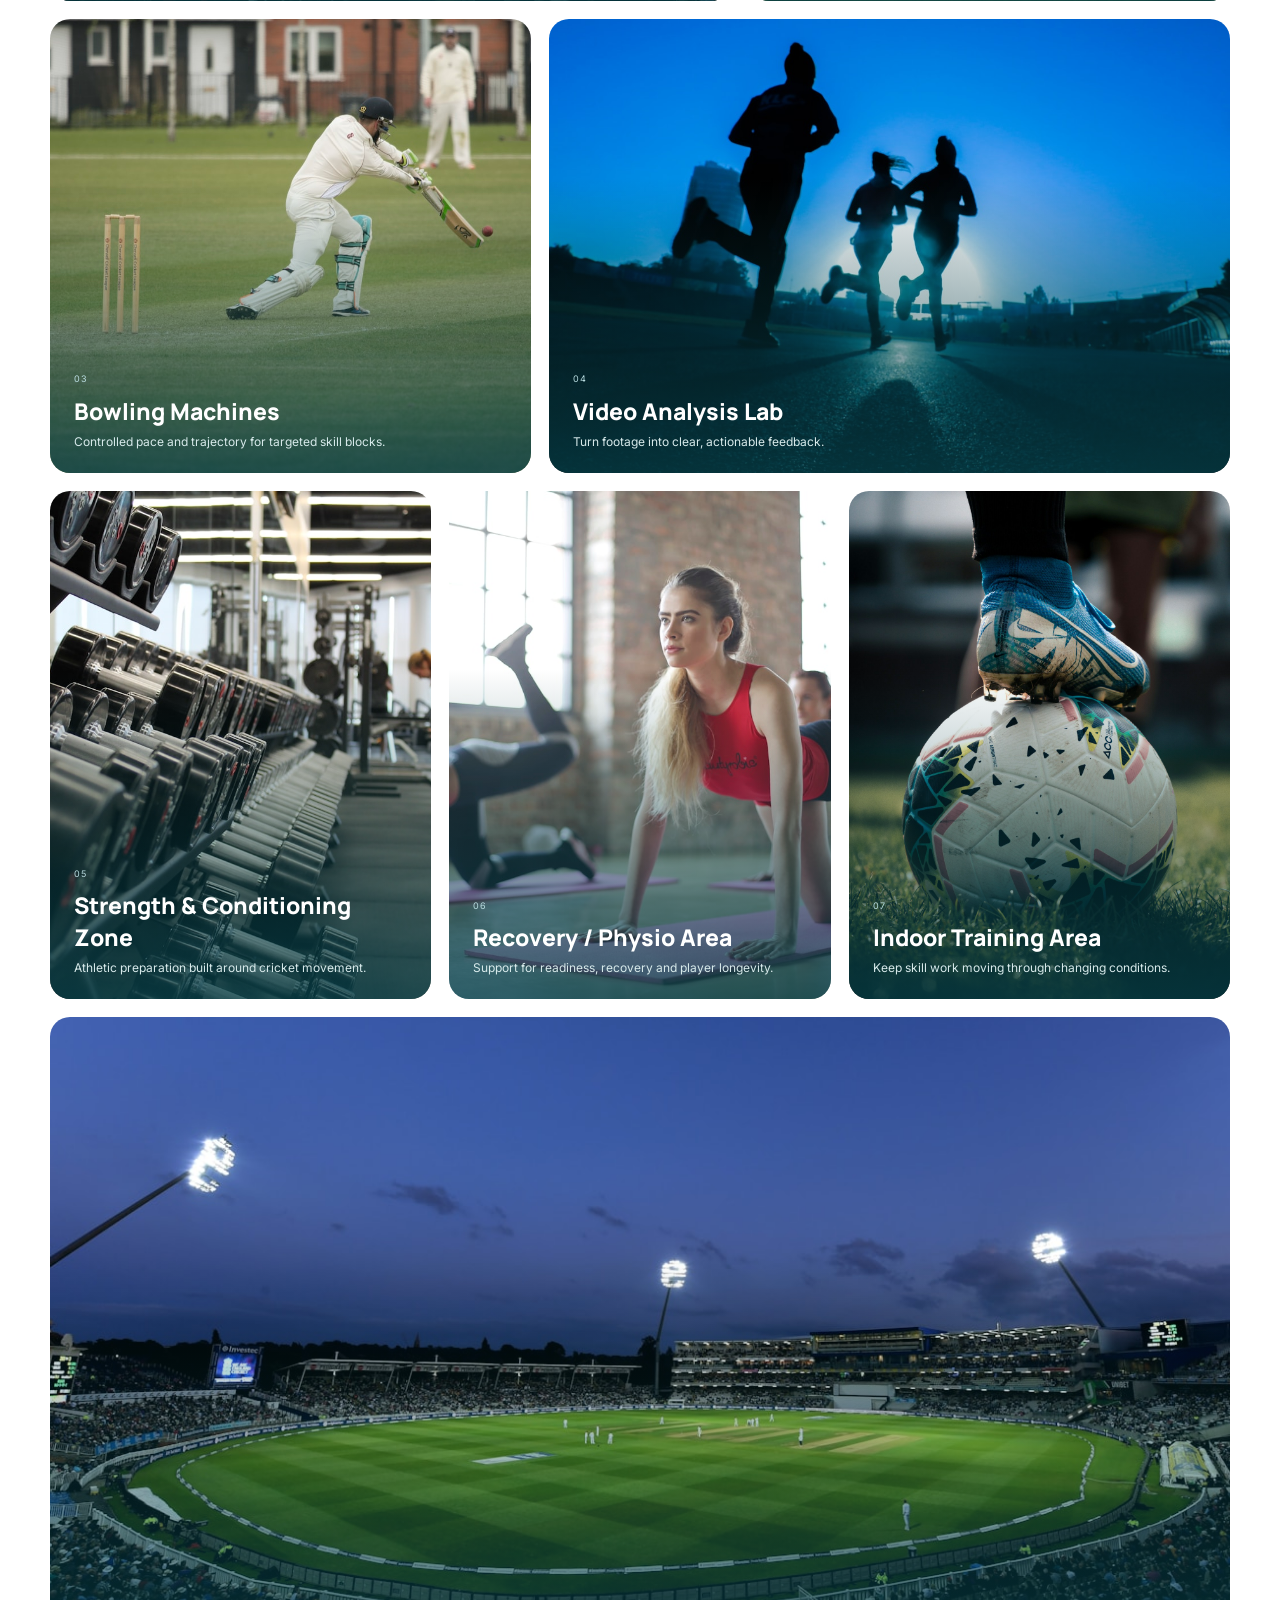
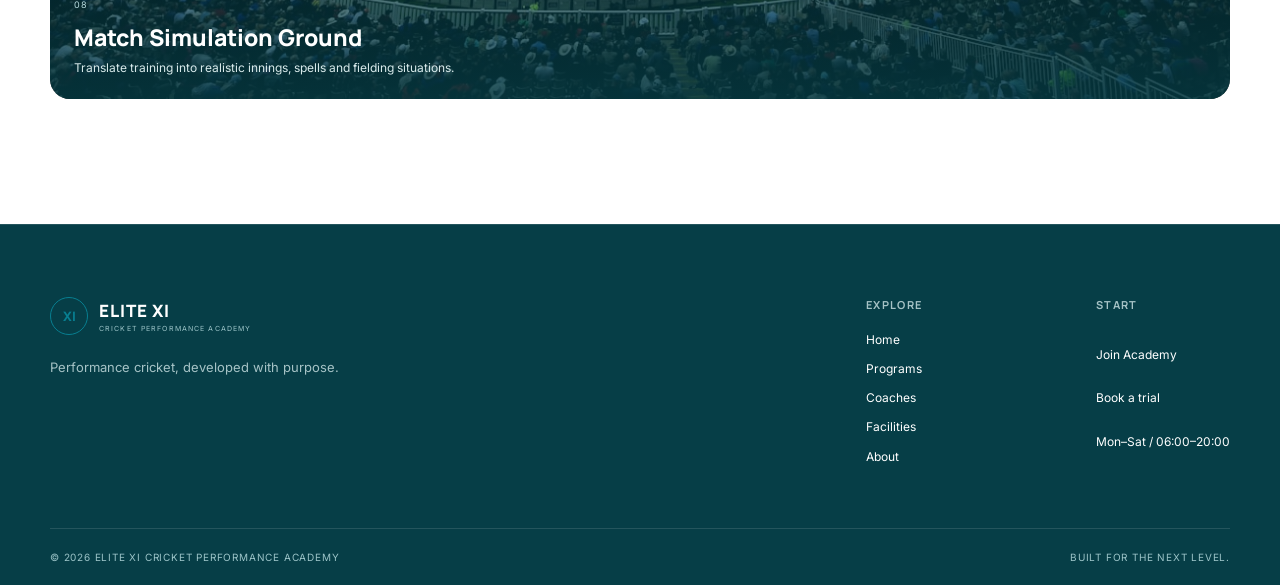
<file: pages/facilities.html>
<!doctype html>
<html lang="en">
<head>
  <meta charset="utf-8">
  <meta name="viewport" content="width=device-width,initial-scale=1">
  <title>Facilities — ELITE XI</title>
  <link rel="preconnect" href="https://fonts.googleapis.com">
  <link rel="preconnect" href="https://fonts.gstatic.com" crossorigin>
  <link href="https://fonts.googleapis.com/css2?family=Inter:wght@400;500;600;700&family=Manrope:wght@600;700;800&display=swap" rel="stylesheet">
  <link rel="stylesheet" href="../css/style.css">
  <link rel="stylesheet" href="../css/responsive.css">
</head>
<body>
  <header class="site-header">
    <nav class="nav shell" aria-label="Primary navigation">
      <a class="brand" href="../index.html">
        <span class="brand__badge">XI</span>
        <span><strong>ELITE XI</strong><small>CRICKET PERFORMANCE ACADEMY</small></span>
      </a>
      <button class="nav-toggle" aria-expanded="false" aria-controls="mobile-menu" aria-label="Open navigation">
        <span></span><span></span><span></span>
      </button>
      <div class="nav-links">
        <a href="../index.html">Home</a>
        <a href="program.html">Programs</a>
        <a href="coaches.html">Coaches</a>
        <a class="is-active" href="facilities.html">Facilities</a>
        <a href="about.html">About Us</a>
      </div>
      <a class="button button--small" href="register.html">Join Academy <span>↗</span></a>
    </nav>
    <div id="mobile-menu" class="mobile-menu" hidden>
      <a href="../index.html">Home</a>
      <a href="program.html">Programs</a>
      <a href="coaches.html">Coaches</a>
      <a href="facilities.html">Facilities</a>
      <a href="about.html">About Us</a>
      <a class="button" href="register.html">Join Academy <span>↗</span></a>
    </div>
  </header>

  <main>
    <section class="inner-hero">
      <div class="shell inner-hero__grid">
        <div>
          <p class="eyebrow"><span></span> Facilities / Training environment</p>
          <h1>BUILT FOR<br><em>BETTER PRACTICE.</em></h1>
        </div>
        <p class="inner-hero__copy">A focused training environment where every space has a performance purpose.</p>
      </div>
    </section>

    <section class="section">
      <div class="shell">
        <div class="section-head">
          <div>
            <p class="eyebrow"><span></span> The training floor</p>
            <h2>Every space has<br><em>a purpose.</em></h2>
          </div>
          <p>From natural turf to video analysis, the environment is designed to move players from repetition to understanding to performance.</p>
        </div>

        <div class="facility-grid">
          <div class="facility reveal">
            <img src="../assets/images/stadium-ground.jpg" loading="lazy" alt="Cricket stadium natural turf wickets">
            <div class="facility__caption">
              <span>01</span>
              <h3>Natural Turf Wickets</h3>
              <p>Match-representative surfaces for purposeful practice.</p>
            </div>
          </div>

          <div class="facility reveal">
            <img src="../assets/images/nets-pitch.jpg" loading="lazy" alt="Professional cricket training nets">
            <div class="facility__caption">
              <span>02</span>
              <h3>Professional Nets</h3>
              <p>High-repetition technical work with room to adapt.</p>
            </div>
          </div>

          <div class="facility reveal">
            <img src="../assets/images/batting-training.jpg" loading="lazy" alt="Cricket batter using programmable bowling machine">
            <div class="facility__caption">
              <span>03</span>
              <h3>Bowling Machines</h3>
              <p>Controlled pace and trajectory for targeted skill blocks.</p>
            </div>
          </div>

          <div class="facility reveal">
            <img src="../assets/images/video-analysis.jpg" loading="lazy" alt="Video analysis and high-speed motion capture lab">
            <div class="facility__caption">
              <span>04</span>
              <h3>Video Analysis Lab</h3>
              <p>Turn footage into clear, actionable feedback.</p>
            </div>
          </div>

          <div class="facility reveal">
            <img src="../assets/images/strength-conditioning.jpg" loading="lazy" alt="Cricket strength and conditioning gym">
            <div class="facility__caption">
              <span>05</span>
              <h3>Strength & Conditioning Zone</h3>
              <p>Athletic preparation built around cricket movement.</p>
            </div>
          </div>

          <div class="facility reveal">
            <img src="../assets/images/fitness-recovery.jpg" loading="lazy" alt="Physiotherapy and recovery suite">
            <div class="facility__caption">
              <span>06</span>
              <h3>Recovery / Physio Area</h3>
              <p>Support for readiness, recovery and player longevity.</p>
            </div>
          </div>

          <div class="facility reveal">
            <img src="../assets/images/indoor-turf.jpg" loading="lazy" alt="All-weather indoor cricket training turf">
            <div class="facility__caption">
              <span>07</span>
              <h3>Indoor Training Area</h3>
              <p>Keep skill work moving through changing conditions.</p>
            </div>
          </div>

          <div class="facility reveal">
            <img src="../assets/images/stadium-ground.jpg" loading="lazy" alt="Full match simulation cricket arena">
            <div class="facility__caption">
              <span>08</span>
              <h3>Match Simulation Ground</h3>
              <p>Translate training into realistic innings, spells and fielding situations.</p>
            </div>
          </div>
        </div>
      </div>
    </section>
  </main>

  <footer class="footer">
    <div class="shell footer__top">
      <div>
        <a class="brand brand--footer" href="../index.html">
          <span class="brand__badge">XI</span>
          <span><strong>ELITE XI</strong><small>CRICKET PERFORMANCE ACADEMY</small></span>
        </a>
        <p>Performance cricket, developed with purpose.</p>
      </div>
      <div class="footer__links">
        <div>
          <strong>Explore</strong>
          <a href="../index.html">Home</a>
          <a href="program.html">Programs</a>
          <a href="coaches.html">Coaches</a>
          <a href="facilities.html">Facilities</a>
          <a href="about.html">About</a>
        </div>
        <div>
          <strong>Start</strong>
          <a href="register.html">Join Academy</a>
          <a href="register.html">Book a trial</a>
          <span>Mon–Sat / 06:00–20:00</span>
        </div>
      </div>
    </div>
    <div class="shell footer__bottom">
      <span>© 2026 ELITE XI Cricket Performance Academy</span>
      <span>Built for the next level.</span>
    </div>
  </footer>
  <script src="../js/main.js"></script>
  <script src="../js/animations.js"></script>
</body>
</html>
</file>
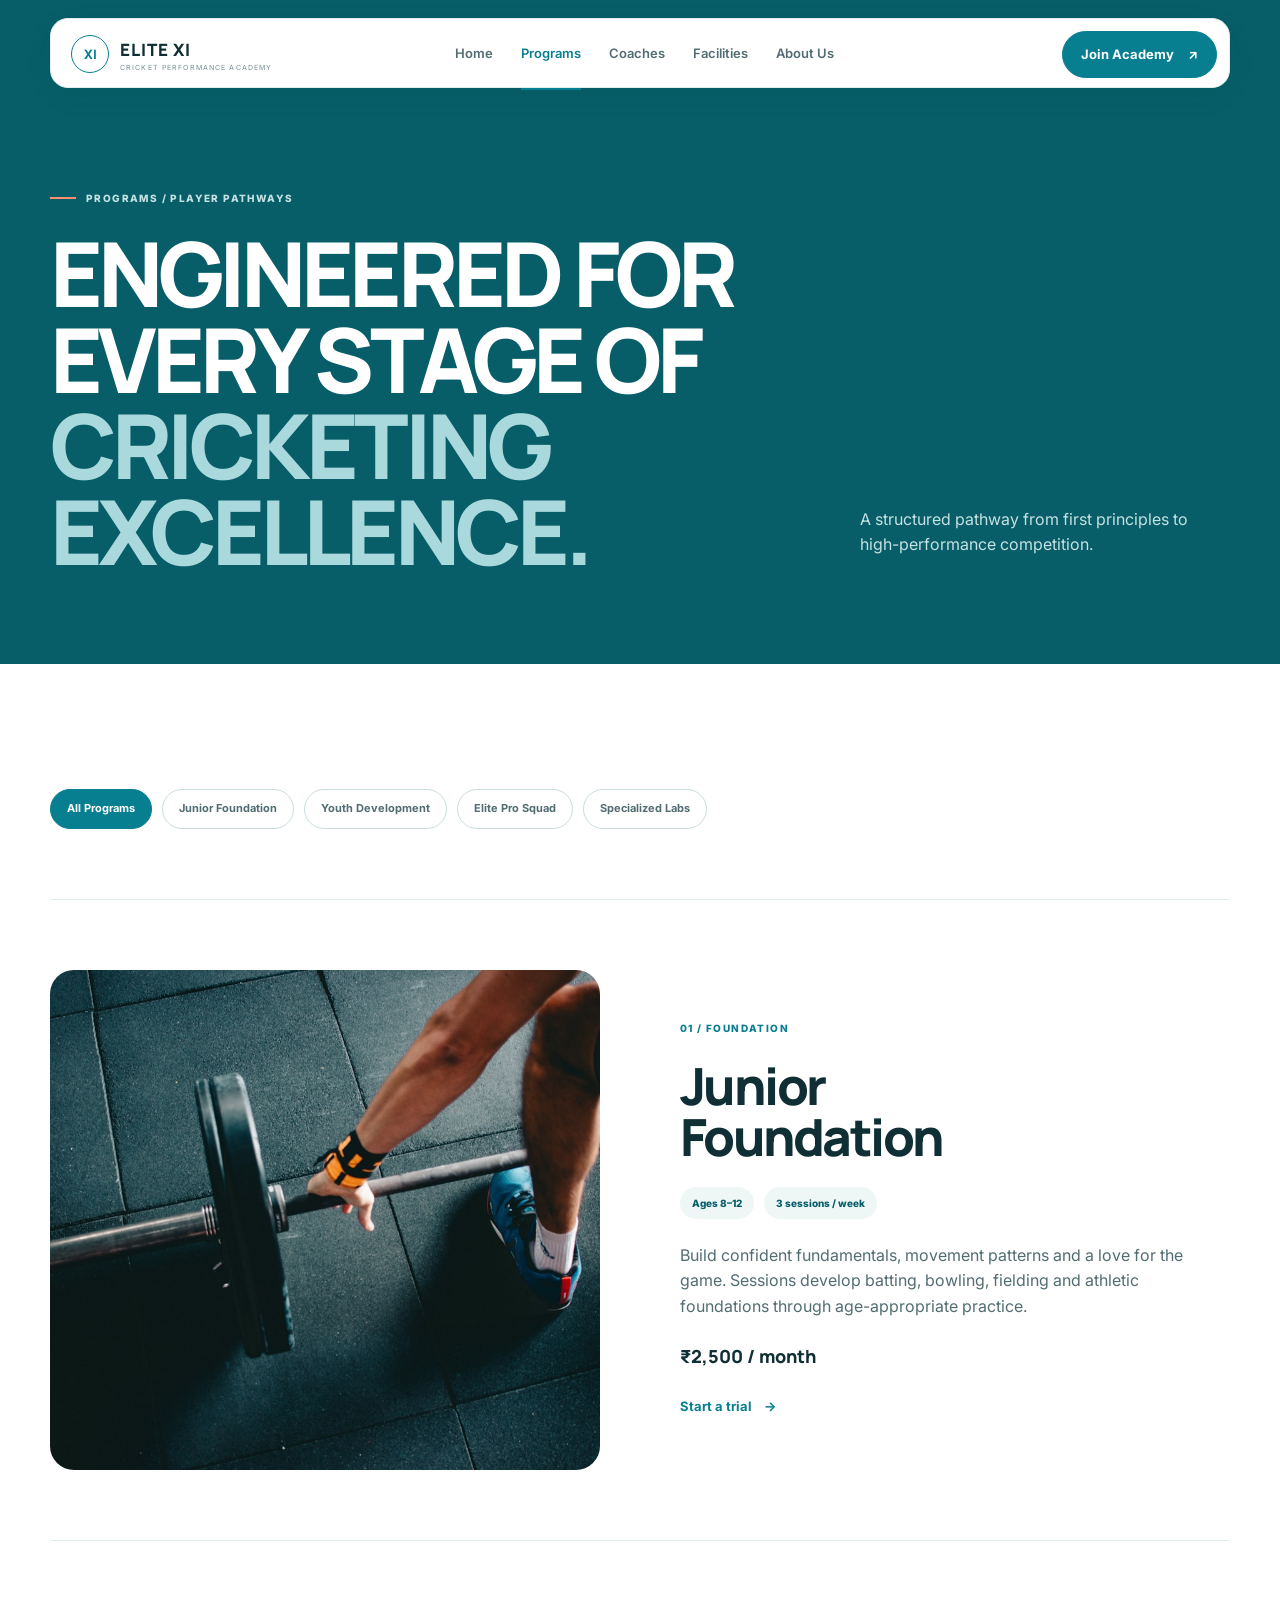
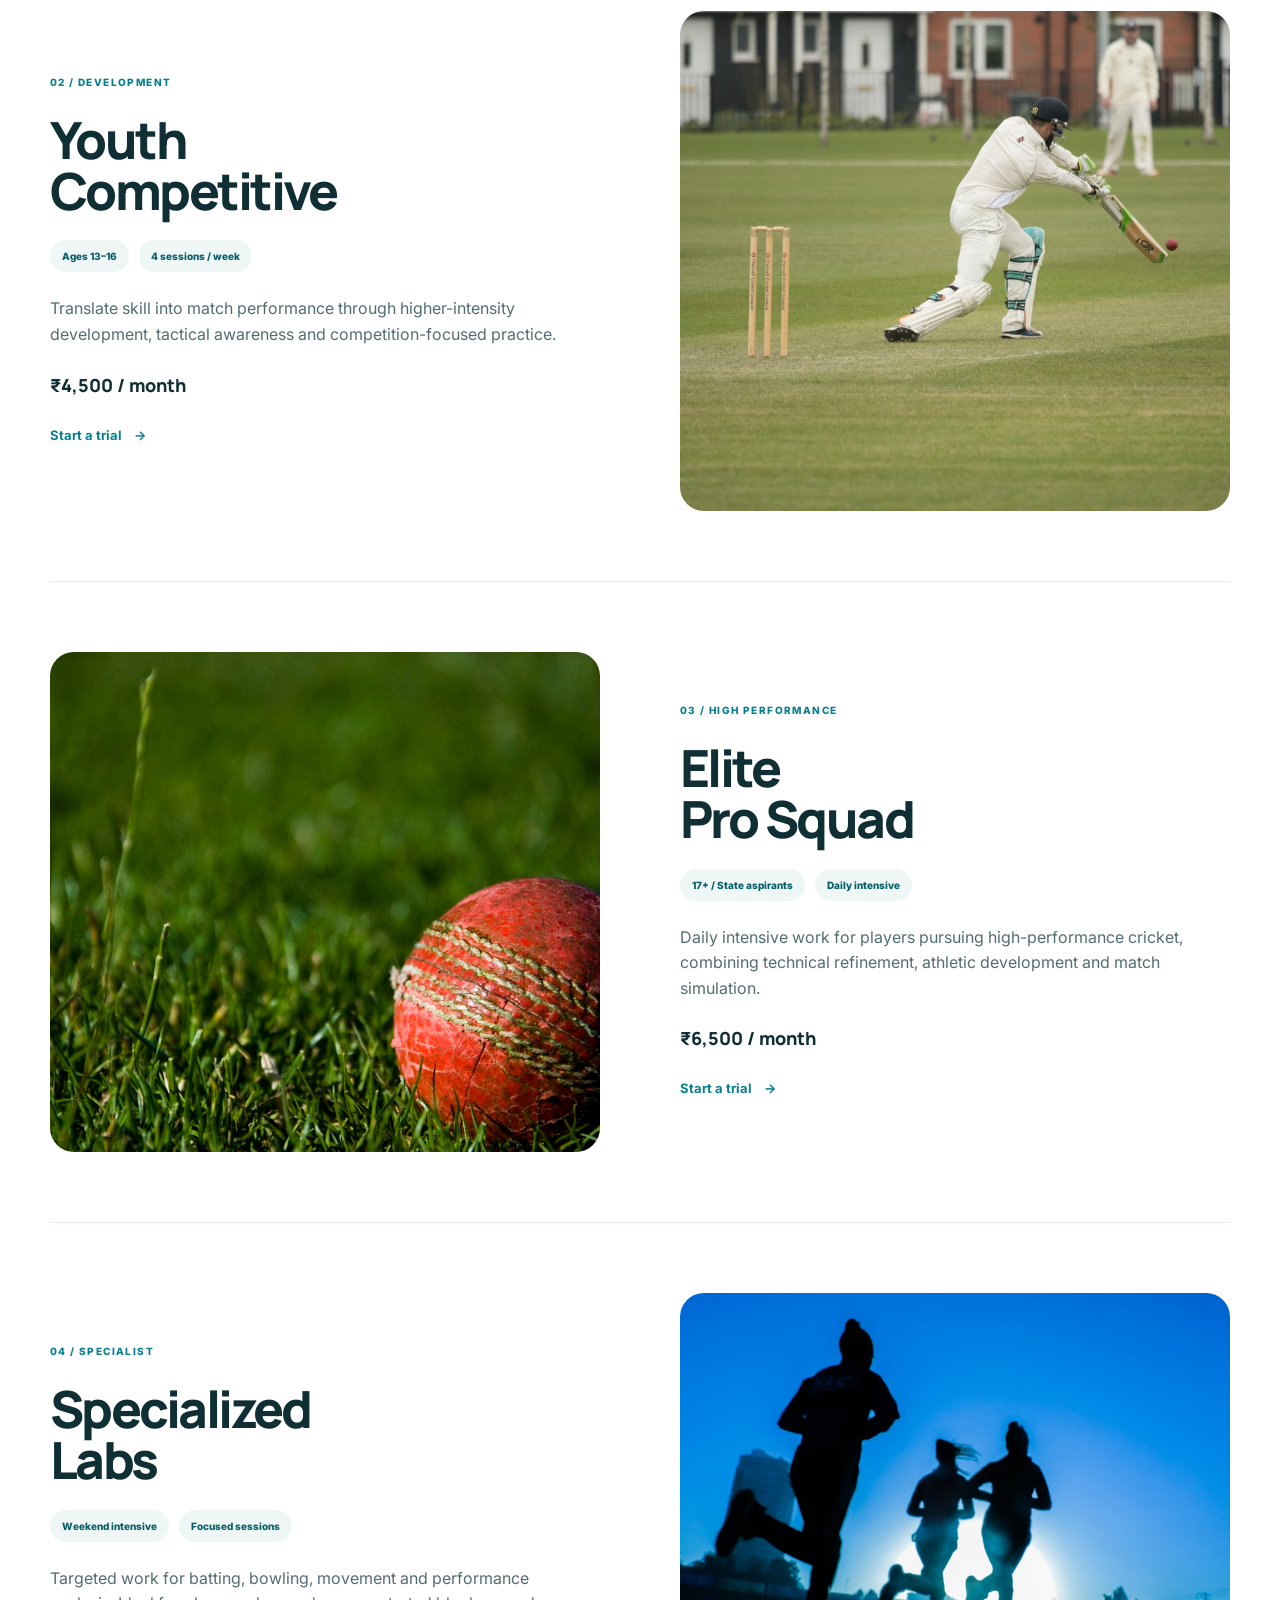
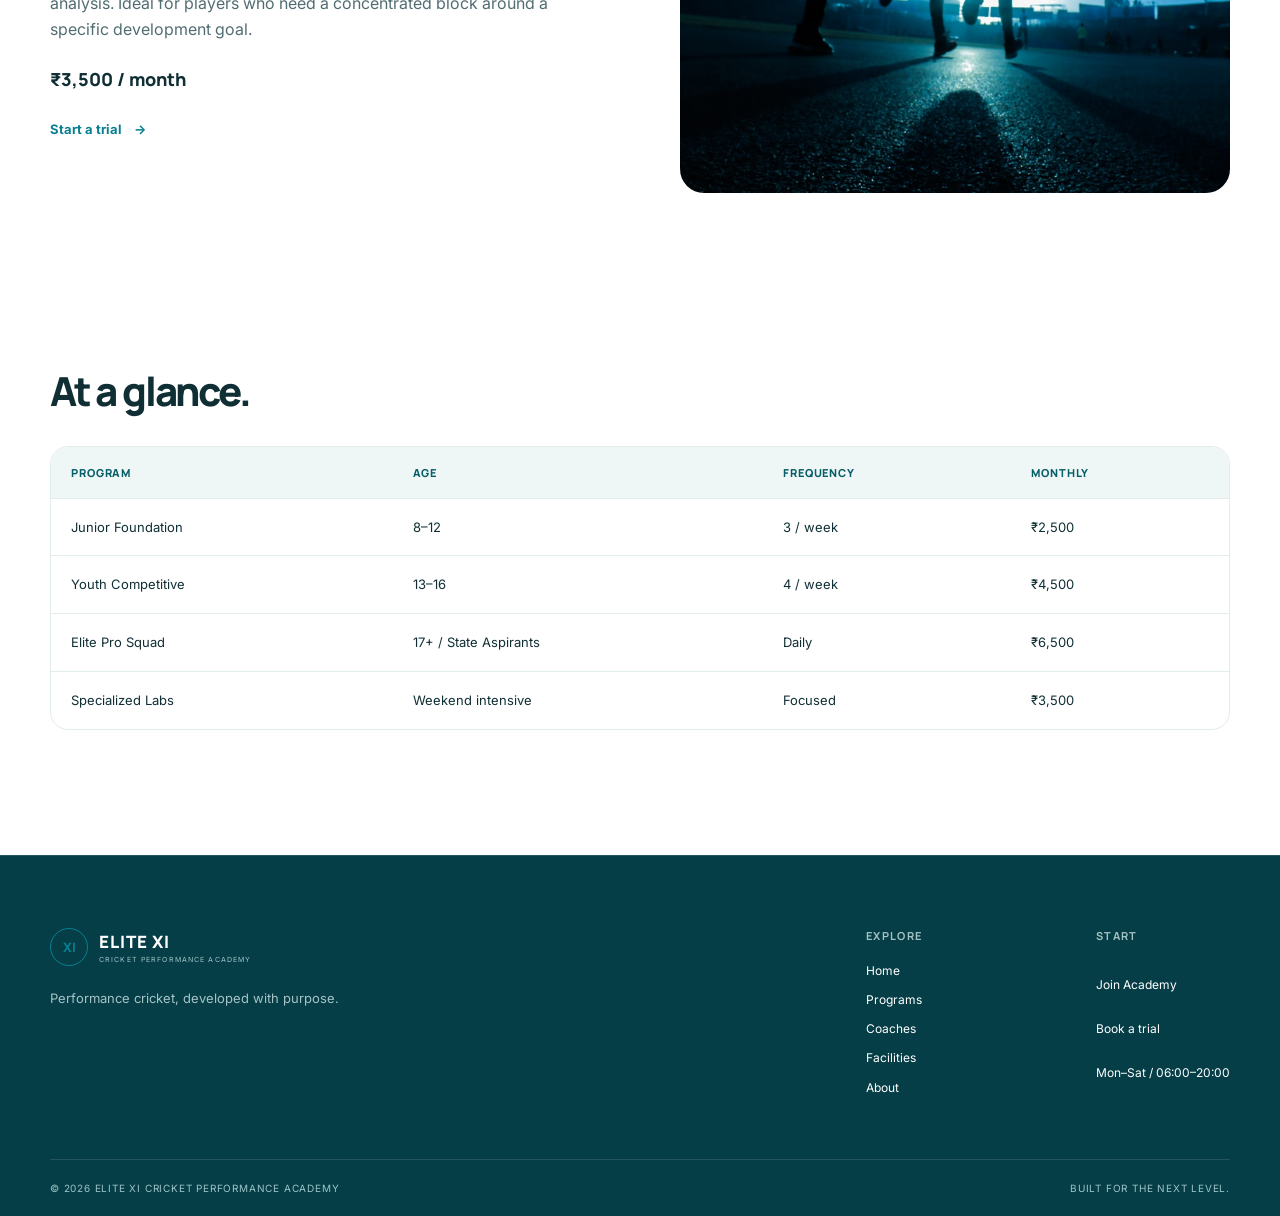
<file: pages/program.html>
<!doctype html>
<html lang="en">
<head>
  <meta charset="utf-8">
  <meta name="viewport" content="width=device-width,initial-scale=1">
  <meta name="description" content="ELITE XI cricket training programs.">
  <title>Programs — ELITE XI</title>
  <link rel="preconnect" href="https://fonts.googleapis.com">
  <link rel="preconnect" href="https://fonts.gstatic.com" crossorigin>
  <link href="https://fonts.googleapis.com/css2?family=Inter:wght@400;500;600;700&family=Manrope:wght@600;700;800&display=swap" rel="stylesheet">
  <link rel="stylesheet" href="../css/style.css">
  <link rel="stylesheet" href="../css/responsive.css">
</head>
<body>
  <header class="site-header">
    <nav class="nav shell" aria-label="Primary navigation">
      <a class="brand" href="../index.html">
        <span class="brand__badge">XI</span>
        <span><strong>ELITE XI</strong><small>CRICKET PERFORMANCE ACADEMY</small></span>
      </a>
      <button class="nav-toggle" aria-expanded="false" aria-controls="mobile-menu" aria-label="Open navigation">
        <span></span><span></span><span></span>
      </button>
      <div class="nav-links">
        <a href="../index.html">Home</a>
        <a class="is-active" href="program.html">Programs</a>
        <a href="coaches.html">Coaches</a>
        <a href="facilities.html">Facilities</a>
        <a href="about.html">About Us</a>
      </div>
      <a class="button button--small" href="register.html">Join Academy <span>↗</span></a>
    </nav>
    <div id="mobile-menu" class="mobile-menu" hidden>
      <a href="../index.html">Home</a>
      <a href="program.html">Programs</a>
      <a href="coaches.html">Coaches</a>
      <a href="facilities.html">Facilities</a>
      <a href="about.html">About Us</a>
      <a class="button" href="register.html">Join Academy <span>↗</span></a>
    </div>
  </header>

  <main>
    <section class="inner-hero">
      <div class="shell inner-hero__grid">
        <div>
          <p class="eyebrow"><span></span> Programs / Player pathways</p>
          <h1>ENGINEERED FOR EVERY STAGE OF<br><em>CRICKETING EXCELLENCE.</em></h1>
        </div>
        <p class="inner-hero__copy">A structured pathway from first principles to high-performance competition.</p>
      </div>
    </section>

    <section class="section">
      <div class="shell">
        <nav class="filter-row" aria-label="Program categories">
          <a class="active" href="#junior">All Programs</a>
          <a href="#junior">Junior Foundation</a>
          <a href="#youth">Youth Development</a>
          <a href="#elite">Elite Pro Squad</a>
          <a href="#labs">Specialized Labs</a>
        </nav>

        <!-- Junior Foundation -->
        <article id="junior" class="program-detail reveal">
          <div class="program-detail__media">
            <img src="../assets/images/junior-foundation.jpg" alt="Young player training on a cricket pitch">
          </div>
          <div>
            <span class="eyebrow">01 / Foundation</span>
            <h2>Junior<br>Foundation</h2>
            <div class="program-detail__meta">
              <span class="tag">Ages 8–12</span>
              <span class="tag">3 sessions / week</span>
            </div>
            <p>Build confident fundamentals, movement patterns and a love for the game. Sessions develop batting, bowling, fielding and athletic foundations through age-appropriate practice.</p>
            <div class="price">₹2,500 / month</div>
            <a class="text-link" href="register.html">Start a trial <span>→</span></a>
          </div>
        </article>

        <!-- Youth Competitive -->
        <article id="youth" class="program-detail reveal">
          <div class="program-detail__media">
            <img src="../assets/images/batting-training.jpg" alt="Cricket player practising batting">
          </div>
          <div>
            <span class="eyebrow">02 / Development</span>
            <h2>Youth<br>Competitive</h2>
            <div class="program-detail__meta">
              <span class="tag">Ages 13–16</span>
              <span class="tag">4 sessions / week</span>
            </div>
            <p>Translate skill into match performance through higher-intensity development, tactical awareness and competition-focused practice.</p>
            <div class="price">₹4,500 / month</div>
            <a class="text-link" href="register.html">Start a trial <span>→</span></a>
          </div>
        </article>

        <!-- Elite Pro Squad -->
        <article id="elite" class="program-detail reveal">
          <div class="program-detail__media">
            <img src="../assets/images/cricket-hero.jpg" alt="Senior cricket player batting">
          </div>
          <div>
            <span class="eyebrow">03 / High performance</span>
            <h2>Elite<br>Pro Squad</h2>
            <div class="program-detail__meta">
              <span class="tag">17+ / State aspirants</span>
              <span class="tag">Daily intensive</span>
            </div>
            <p>Daily intensive work for players pursuing high-performance cricket, combining technical refinement, athletic development and match simulation.</p>
            <div class="price">₹6,500 / month</div>
            <a class="text-link" href="register.html">Start a trial <span>→</span></a>
          </div>
        </article>

        <!-- Specialized Labs -->
        <article id="labs" class="program-detail reveal">
          <div class="program-detail__media">
            <img src="../assets/images/specialized-labs.jpg" alt="Specialized cricket performance and video analysis lab">
          </div>
          <div>
            <span class="eyebrow">04 / Specialist</span>
            <h2>Specialized<br>Labs</h2>
            <div class="program-detail__meta">
              <span class="tag">Weekend intensive</span>
              <span class="tag">Focused sessions</span>
            </div>
            <p>Targeted work for batting, bowling, movement and performance analysis. Ideal for players who need a concentrated block around a specific development goal.</p>
            <div class="price">₹3,500 / month</div>
            <a class="text-link" href="register.html">Start a trial <span>→</span></a>
          </div>
        </article>

        <h2 style="font:800 40px Manrope;margin:100px 0 28px">At a glance.</h2>
        <div class="table-wrap">
          <table class="compare">
            <thead>
              <tr>
                <th>Program</th>
                <th>Age</th>
                <th>Frequency</th>
                <th>Monthly</th>
              </tr>
            </thead>
            <tbody>
              <tr>
                <td>Junior Foundation</td>
                <td>8–12</td>
                <td>3 / week</td>
                <td>₹2,500</td>
              </tr>
              <tr>
                <td>Youth Competitive</td>
                <td>13–16</td>
                <td>4 / week</td>
                <td>₹4,500</td>
              </tr>
              <tr>
                <td>Elite Pro Squad</td>
                <td>17+ / State Aspirants</td>
                <td>Daily</td>
                <td>₹6,500</td>
              </tr>
              <tr>
                <td>Specialized Labs</td>
                <td>Weekend intensive</td>
                <td>Focused</td>
                <td>₹3,500</td>
              </tr>
            </tbody>
          </table>
        </div>
      </div>
    </section>
  </main>

  <footer class="footer">
    <div class="shell footer__top">
      <div>
        <a class="brand brand--footer" href="../index.html">
          <span class="brand__badge">XI</span>
          <span><strong>ELITE XI</strong><small>CRICKET PERFORMANCE ACADEMY</small></span>
        </a>
        <p>Performance cricket, developed with purpose.</p>
      </div>
      <div class="footer__links">
        <div>
          <strong>Explore</strong>
          <a href="../index.html">Home</a>
          <a href="program.html">Programs</a>
          <a href="coaches.html">Coaches</a>
          <a href="facilities.html">Facilities</a>
          <a href="about.html">About</a>
        </div>
        <div>
          <strong>Start</strong>
          <a href="register.html">Join Academy</a>
          <a href="register.html">Book a trial</a>
          <span>Mon–Sat / 06:00–20:00</span>
        </div>
      </div>
    </div>
    <div class="shell footer__bottom">
      <span>© 2026 ELITE XI Cricket Performance Academy</span>
      <span>Built for the next level.</span>
    </div>
  </footer>
  <script src="../js/main.js"></script>
  <script src="../js/animations.js"></script>
</body>
</html>
</file>
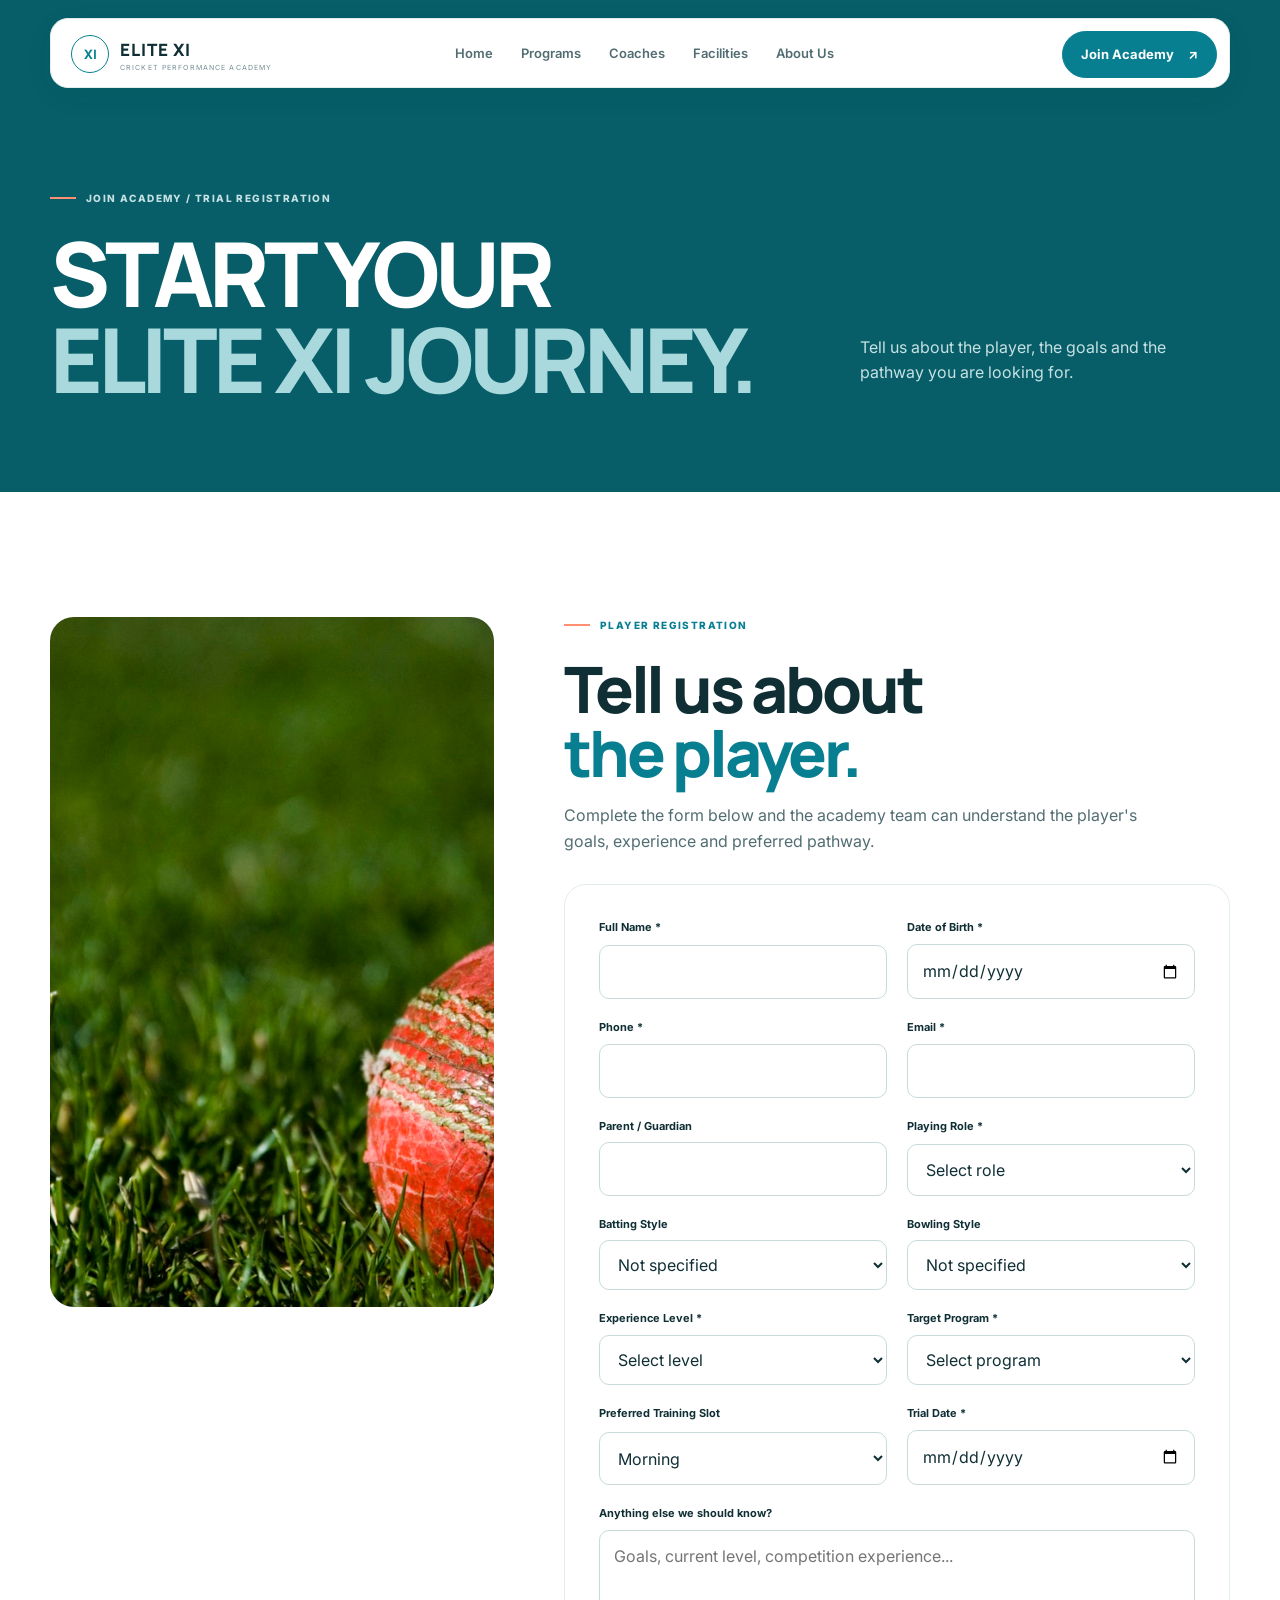
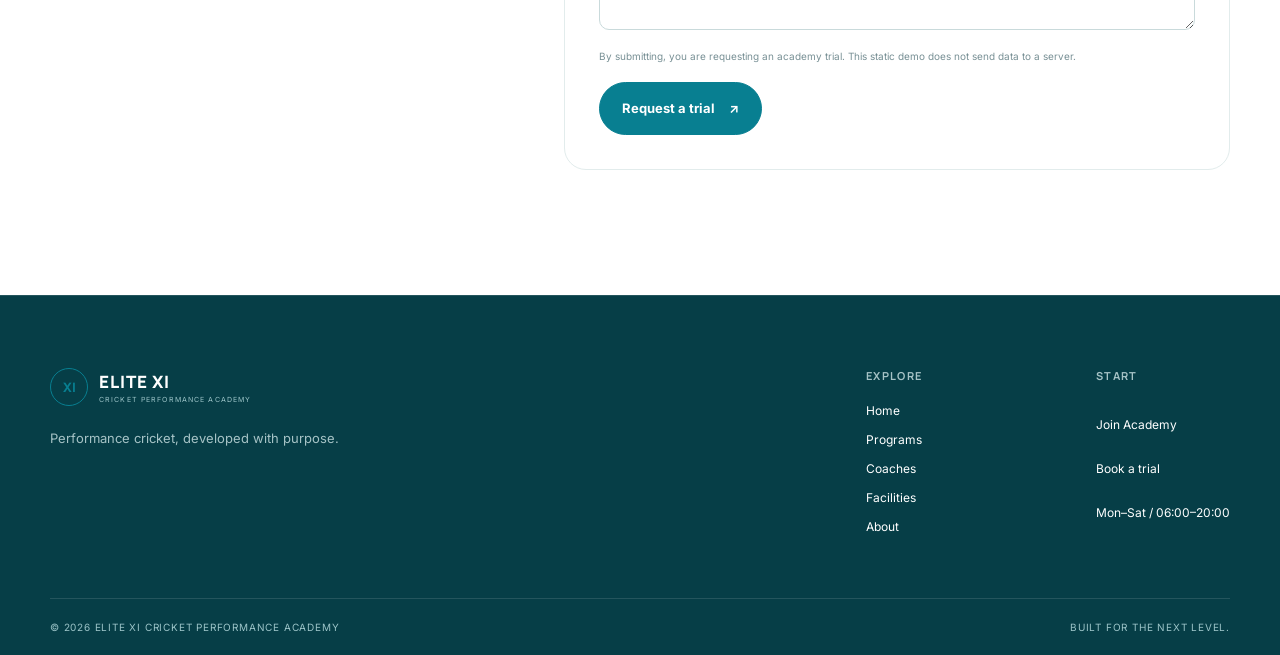
<file: pages/register.html>
<!doctype html>
<html lang="en">
<head>
  <meta charset="utf-8">
  <meta name="viewport" content="width=device-width,initial-scale=1">
  <title>Join Academy — ELITE XI</title>
  <link rel="preconnect" href="https://fonts.googleapis.com">
  <link rel="preconnect" href="https://fonts.gstatic.com" crossorigin>
  <link href="https://fonts.googleapis.com/css2?family=Inter:wght@400;500;600;700&family=Manrope:wght@600;700;800&display=swap" rel="stylesheet">
  <link rel="stylesheet" href="../css/style.css">
  <link rel="stylesheet" href="../css/responsive.css">
</head>
<body>
  <header class="site-header">
    <nav class="nav shell" aria-label="Primary navigation">
      <a class="brand" href="../index.html">
        <span class="brand__badge">XI</span>
        <span><strong>ELITE XI</strong><small>CRICKET PERFORMANCE ACADEMY</small></span>
      </a>
      <button class="nav-toggle" aria-expanded="false" aria-controls="mobile-menu" aria-label="Open navigation">
        <span></span><span></span><span></span>
      </button>
      <div class="nav-links">
        <a href="../index.html">Home</a>
        <a href="program.html">Programs</a>
        <a href="coaches.html">Coaches</a>
        <a href="facilities.html">Facilities</a>
        <a href="about.html">About Us</a>
      </div>
      <a class="button button--small" href="register.html">Join Academy <span>↗</span></a>
    </nav>
    <div id="mobile-menu" class="mobile-menu" hidden>
      <a href="../index.html">Home</a>
      <a href="program.html">Programs</a>
      <a href="coaches.html">Coaches</a>
      <a href="facilities.html">Facilities</a>
      <a href="about.html">About Us</a>
      <a class="button" href="register.html">Join Academy <span>↗</span></a>
    </div>
  </header>

  <main>
    <section class="inner-hero">
      <div class="shell inner-hero__grid">
        <div>
          <p class="eyebrow"><span></span> Join Academy / Trial registration</p>
          <h1>START YOUR<br><em>ELITE XI JOURNEY.</em></h1>
        </div>
        <p class="inner-hero__copy">Tell us about the player, the goals and the pathway you are looking for.</p>
      </div>
    </section>

    <section class="section">
      <div class="shell register-grid">
        <div class="register-photo reveal">
          <img src="../assets/images/cricket-hero.jpg" alt="Cricket batter preparing to play">
        </div>
        <div class="register-copy">
          <p class="eyebrow"><span></span> Player registration</p>
          <h2 style="font:800 clamp(40px,5vw,66px)/1 Manrope;letter-spacing:-.05em;margin:0 0 18px">Tell us about<br><em style="color:var(--teal);font-style:normal">the player.</em></h2>
          <p style="color:var(--muted);max-width:600px;margin-bottom:30px">Complete the form below and the academy team can understand the player's goals, experience and preferred pathway.</p>
          
          <form id="academy-form" class="form" novalidate>
            <div class="form-grid">
              <div class="field">
                <label for="name">Full Name *</label>
                <input id="name" name="name" autocomplete="name" required>
                <span class="error">Please enter a name.</span>
              </div>
              <div class="field">
                <label for="dob">Date of Birth *</label>
                <input id="dob" type="date" name="dob" required>
                <span class="error">Please select a date.</span>
              </div>
              <div class="field">
                <label for="phone">Phone *</label>
                <input id="phone" type="tel" name="phone" autocomplete="tel" required>
                <span class="error">Please enter a phone number.</span>
              </div>
              <div class="field">
                <label for="email">Email *</label>
                <input id="email" type="email" name="email" autocomplete="email" required>
                <span class="error">Please enter an email.</span>
              </div>
              <div class="field">
                <label for="guardian">Parent / Guardian</label>
                <input id="guardian" name="guardian">
              </div>
              <div class="field">
                <label for="role">Playing Role *</label>
                <select id="role" name="role" required>
                  <option value="">Select role</option>
                  <option>Batter</option>
                  <option>Bowler</option>
                  <option>All-rounder</option>
                  <option>Wicketkeeper</option>
                </select>
                <span class="error">Please select a role.</span>
              </div>
              <div class="field">
                <label for="batting">Batting Style</label>
                <select id="batting" name="batting">
                  <option>Not specified</option>
                  <option>Right-hand</option>
                  <option>Left-hand</option>
                </select>
              </div>
              <div class="field">
                <label for="bowling">Bowling Style</label>
                <select id="bowling" name="bowling">
                  <option>Not specified</option>
                  <option>Right-arm pace</option>
                  <option>Left-arm pace</option>
                  <option>Right-arm spin</option>
                  <option>Left-arm spin</option>
                </select>
              </div>
              <div class="field">
                <label for="experience">Experience Level *</label>
                <select id="experience" name="experience" required>
                  <option value="">Select level</option>
                  <option>Beginner</option>
                  <option>Developing</option>
                  <option>Competitive</option>
                  <option>Advanced</option>
                </select>
                <span class="error">Please select a level.</span>
              </div>
              <div class="field">
                <label for="program">Target Program *</label>
                <select id="program" name="program" required>
                  <option value="">Select program</option>
                  <option>Junior Foundation</option>
                  <option>Youth Competitive</option>
                  <option>Elite Pro Squad</option>
                  <option>Specialized Labs</option>
                </select>
                <span class="error">Please select a program.</span>
              </div>
              <div class="field">
                <label for="slot">Preferred Training Slot</label>
                <select id="slot" name="slot">
                  <option>Morning</option>
                  <option>Afternoon</option>
                  <option>Evening</option>
                  <option>Flexible</option>
                </select>
              </div>
              <div class="field">
                <label for="trial">Trial Date *</label>
                <input id="trial" type="date" name="trial" required>
                <span class="error">Please select a trial date.</span>
              </div>
              <div class="field field--full">
                <label for="notes">Anything else we should know?</label>
                <textarea id="notes" name="notes" placeholder="Goals, current level, competition experience..."></textarea>
              </div>
            </div>
            <p class="form-note">By submitting, you are requesting an academy trial. This static demo does not send data to a server.</p>
            <button class="button" type="submit">Request a trial <span>↗</span></button>
            <div id="success" class="success" role="status" aria-live="polite">
              <strong>Request received.</strong><br>Your details have been captured for this demonstration. The academy team can follow up with the selected program and trial date.
            </div>
          </form>
        </div>
      </div>
    </section>
  </main>

  <footer class="footer">
    <div class="shell footer__top">
      <div>
        <a class="brand brand--footer" href="../index.html">
          <span class="brand__badge">XI</span>
          <span><strong>ELITE XI</strong><small>CRICKET PERFORMANCE ACADEMY</small></span>
        </a>
        <p>Performance cricket, developed with purpose.</p>
      </div>
      <div class="footer__links">
        <div>
          <strong>Explore</strong>
          <a href="../index.html">Home</a>
          <a href="program.html">Programs</a>
          <a href="coaches.html">Coaches</a>
          <a href="facilities.html">Facilities</a>
          <a href="about.html">About</a>
        </div>
        <div>
          <strong>Start</strong>
          <a href="register.html">Join Academy</a>
          <a href="register.html">Book a trial</a>
          <span>Mon–Sat / 06:00–20:00</span>
        </div>
      </div>
    </div>
    <div class="shell footer__bottom">
      <span>© 2026 ELITE XI Cricket Performance Academy</span>
      <span>Built for the next level.</span>
    </div>
  </footer>
  <script src="../js/main.js"></script>
  <script src="../js/animations.js"></script>
  <script src="../js/forms.js"></script>
</body>
</html>
</file>
<file: css/style.css>
:root{
  --teal-900:#063E47;--teal-800:#075E68;--teal:#087F91;--teal-400:#1597A5;
  --white:#fff;--warm:#F8FAF8;--mint:#EEF7F6;--light:#DDEEEF;
  --ink:#102F35;--muted:#526D72;--soft:#789095;--coral:#FF8F70;
  --line:#E2ECEC;--radius:22px;--shell:min(1180px,calc(100% - 48px));
}
*{box-sizing:border-box}html{scroll-behavior:smooth}body{margin:0;font-family:Inter,Arial,sans-serif;color:var(--ink);background:var(--white);line-height:1.6;-webkit-font-smoothing:antialiased}img{display:block;width:100%;height:100%;object-fit:cover}a{color:inherit;text-decoration:none}button,input,select,textarea{font:inherit}.shell{width:var(--shell);margin-inline:auto}.skip-link{position:fixed;left:16px;top:-60px;background:#fff;color:var(--ink);padding:12px 16px;z-index:9999;border:2px solid var(--teal)}.skip-link:focus{top:16px}
.site-header{position:fixed;top:0;left:0;right:0;z-index:100;padding:18px 0}.nav{height:70px;background:#fff;border:1px solid var(--line);border-radius:18px;display:grid;grid-template-columns:1fr auto 1fr;align-items:center;padding:0 12px 0 20px;box-shadow:0 8px 28px rgba(16,47,53,.06)}.brand{display:inline-flex;align-items:center;gap:11px;font-size:12px;line-height:1.1}.brand strong{font:800 17px Manrope,sans-serif;letter-spacing:.06em;display:block}.brand small{display:block;color:var(--soft);font-size:7px;letter-spacing:.16em;margin-top:3px}.brand__badge{width:38px;height:38px;border:1.5px solid var(--teal);border-radius:50%;display:grid;place-items:center;color:var(--teal);font:800 13px Manrope}.nav-links{display:flex;gap:28px;justify-content:center;font-size:13px;font-weight:600;color:var(--muted)}.nav-links a{padding:24px 0;border-bottom:2px solid transparent}.nav-links a:hover,.nav-links a.is-active{color:var(--teal);border-color:var(--teal)}.button{display:inline-flex;align-items:center;justify-content:center;gap:14px;background:var(--teal);color:#fff;border:1px solid var(--teal);padding:15px 22px;border-radius:999px;font-weight:700;font-size:13px;transition:transform .25s,background .25s,border-color .25s}.button:hover{transform:translateY(-2px);background:var(--teal-800);border-color:var(--teal-800)}.button--small{justify-self:end;padding:12px 18px}.button--outline{background:transparent;color:var(--teal);border-color:#BFD7D9}.button--outline:hover{color:#fff}.button--light{background:#fff;color:var(--teal-800);border-color:#fff}.button--light:hover{background:var(--mint);border-color:var(--mint)}.text-link{display:inline-flex;align-items:center;gap:12px;color:var(--teal);font-weight:700;font-size:13px}.text-link span{transition:transform .2s}.text-link:hover span{transform:translateX(5px)}.nav-toggle{display:none;border:0;background:none;padding:12px}.mobile-menu{background:#fff;border:1px solid var(--line);border-radius:18px;margin:8px auto 0;width:var(--shell);padding:10px;box-shadow:0 12px 35px rgba(16,47,53,.09)}.mobile-menu a{display:block;padding:15px;border-radius:12px;font-weight:600}.mobile-menu a:hover{background:var(--mint);color:var(--teal)}
.hero{min-height:820px;padding-top:150px;display:grid;grid-template-columns:.82fr 1.18fr;gap:56px;align-items:center}.hero__copy{padding-bottom:35px}.eyebrow{display:flex;align-items:center;gap:10px;text-transform:uppercase;letter-spacing:.14em;font-size:10px;font-weight:800;color:var(--teal);margin:0 0 24px}.eyebrow span{width:26px;height:2px;background:var(--coral);display:inline-block}.hero h1,.section h2,.cta-band h2,.inner-hero h1{font:800 clamp(52px,6.2vw,88px)/.96 Manrope,sans-serif;letter-spacing:-.055em;margin:0}.hero h1 em,.section h2 em,.cta-band h2 em,.inner-hero h1 em{font-style:normal;color:var(--teal)}.lede{font-size:17px;line-height:1.7;color:var(--muted);max-width:500px;margin:30px 0}.actions{display:flex;align-items:center;gap:26px}.hero__stats{display:flex;gap:30px;border-top:1px solid var(--line);margin-top:54px;padding-top:22px}.hero__stats div{display:grid;gap:3px}.hero__stats strong{font:800 21px Manrope}.hero__stats span{font-size:10px;color:var(--soft);text-transform:uppercase;letter-spacing:.08em}.media-frame{height:610px;position:relative;overflow:hidden;border-radius:26px}.media-frame:after{content:"";position:absolute;inset:0;background:linear-gradient(180deg,transparent 55%,rgba(6,62,71,.55));pointer-events:none}.media-caption{position:absolute;bottom:24px;left:26px;right:26px;z-index:2;color:#fff;display:grid;grid-template-columns:auto 1fr auto;gap:15px;align-items:end;font-size:10px;text-transform:uppercase;letter-spacing:.1em}.media-caption strong{font:700 14px Manrope;text-transform:none;letter-spacing:0}.media-caption span:first-child{color:var(--coral)}
.section{padding:125px 0}.section--warm{background:var(--warm)}.statement__grid{display:grid;grid-template-columns:1fr .72fr;gap:100px;align-items:end}.statement h2{font-size:clamp(48px,5vw,72px)}.statement__body{padding-bottom:6px}.lead{font-size:21px;line-height:1.6;color:var(--muted);margin:0 0 28px}.statement__image-wrap{height:530px;margin-top:70px;position:relative}.statement__image-wrap img{border-radius:24px}.image-note{position:absolute;bottom:-16px;right:24px;background:#fff;padding:12px 18px;border:1px solid var(--line);border-radius:999px;font-size:10px;text-transform:uppercase;letter-spacing:.1em;color:var(--muted)}
.section-head{display:grid;grid-template-columns:1fr .55fr;gap:80px;align-items:end;margin-bottom:55px}.section-head>p{color:var(--muted);margin:0;line-height:1.8}.program-grid{display:grid;grid-template-columns:repeat(2,1fr);gap:28px}.program-card{border:1px solid var(--line);border-radius:22px;overflow:hidden;background:#fff;transition:transform .35s,box-shadow .35s}.program-card:hover{transform:translateY(-6px);box-shadow:0 18px 40px rgba(16,47,53,.08)}.program-card__image{height:330px;overflow:hidden}.program-card__image img{transition:transform .6s}.program-card:hover img{transform:scale(1.04)}.program-card__body{padding:25px 26px 28px}.program-card__body>span{font-size:9px;color:var(--teal);text-transform:uppercase;letter-spacing:.13em;font-weight:800}.program-card h3{font:800 27px Manrope;margin:10px 0 8px;letter-spacing:-.035em}.program-card p{color:var(--muted);font-size:14px;margin:0 0 24px;max-width:460px}.program-card strong{font-size:12px;color:var(--teal)}.program-card b{font-size:18px;margin-left:8px}.center-action{text-align:center;margin-top:48px}
.marquee{overflow:hidden;background:var(--teal-800);color:#fff;padding:24px 0;white-space:nowrap}.marquee div{font:800 16px Manrope;letter-spacing:.12em;animation:marquee 25s linear infinite}.marquee i{font-style:normal;color:var(--coral);padding:0 24px}@keyframes marquee{to{transform:translateX(-30%)}}
.philosophy__grid{display:grid;grid-template-columns:.72fr 1fr;gap:100px}.philosophy__sticky{position:sticky;top:120px;align-self:start}.principles{border-top:1px solid var(--line)}.principle{display:grid;grid-template-columns:70px 1fr;gap:20px;padding:34px 0;border-bottom:1px solid var(--line)}.principle>span{font:700 12px Manrope;color:var(--coral)}.principle h3{font:800 24px Manrope;margin:0 0 8px}.principle p{color:var(--muted);margin:0;max-width:600px}
.cta-band{background:var(--teal-900);color:#fff;padding:100px 0}.cta-band__inner{display:flex;justify-content:space-between;align-items:center;gap:40px}.eyebrow--light{color:#B8DDE0}.cta-band h2{font-size:clamp(45px,5.5vw,75px)}
.footer{background:var(--teal-900);color:#fff;border-top:1px solid rgba(255,255,255,.12)}.footer__top{padding:72px 0 62px;display:flex;justify-content:space-between;gap:60px}.brand--footer{color:#fff}.brand--footer small{color:#9CC4C8}.footer__top>div>p{color:#A6C3C6;font-size:13px;margin-top:22px}.footer__links{display:flex;gap:110px}.footer__links>div{display:grid;gap:10px;min-width:120px}.footer__links strong{font:700 11px Manrope;text-transform:uppercase;letter-spacing:.12em;color:#A6C3C6;margin-bottom:8px}.footer__links a,.footer__links span{font-size:12px;color:#fff}.footer__links a:hover{color:var(--coral)}.footer__bottom{border-top:1px solid rgba(255,255,255,.12);padding:20px 0;display:flex;justify-content:space-between;font-size:10px;color:#9CC4C8;text-transform:uppercase;letter-spacing:.08em}
.reveal{opacity:0;transform:translateY(28px)}.reveal.is-visible{opacity:1;transform:none;transition:opacity .8s ease,transform .8s cubic-bezier(.22,1,.36,1)}
.inner-hero{padding:190px 0 90px;background:var(--teal-800);color:#fff}.inner-hero__grid{display:grid;grid-template-columns:1fr .5fr;gap:70px;align-items:end}.inner-hero h1{font-size:clamp(52px,7vw,100px)}.inner-hero h1 em{color:#A9D9DD}.inner-hero__copy{max-width:430px;color:#C6E1E3}.inner-hero .eyebrow{color:#C6E1E3}.inner-hero .eyebrow span{background:var(--coral)}
.filter-row{display:flex;gap:10px;flex-wrap:wrap;margin-bottom:70px}.filter-row a{border:1px solid #C9DDDF;border-radius:999px;padding:10px 16px;font-size:11px;font-weight:700;color:var(--muted)}.filter-row a:hover,.filter-row a.active{background:var(--teal);color:#fff;border-color:var(--teal)}
.program-detail{display:grid;grid-template-columns:1fr 1fr;min-height:520px;align-items:center;gap:80px;padding:70px 0;border-top:1px solid var(--line)}.program-detail:nth-of-type(even) .program-detail__media{order:2}.program-detail__media{height:500px;border-radius:24px;overflow:hidden}.program-detail__meta{display:flex;gap:10px;flex-wrap:wrap;margin:24px 0}.tag{background:var(--mint);color:var(--teal-800);border-radius:999px;padding:8px 12px;font-size:10px;font-weight:800}.program-detail h2{font:800 clamp(38px,4vw,58px)/1 Manrope;letter-spacing:-.05em;margin:12px 0}.program-detail p{color:var(--muted);max-width:540px}.price{font:800 18px Manrope;color:var(--ink);margin:25px 0}.table-wrap{overflow:auto;border:1px solid var(--line);border-radius:18px}.compare{width:100%;border-collapse:collapse;min-width:650px}.compare th,.compare td{padding:18px 20px;text-align:left;border-bottom:1px solid var(--line);font-size:13px}.compare th{font:800 11px Manrope;text-transform:uppercase;letter-spacing:.08em;background:var(--mint);color:var(--teal-800)}.compare tr:last-child td{border-bottom:0}
.facility-grid{display:grid;grid-template-columns:repeat(12,1fr);gap:18px}.facility{border-radius:20px;overflow:hidden;position:relative;min-height:320px}.facility:nth-child(1){grid-column:span 7}.facility:nth-child(2){grid-column:span 5}.facility:nth-child(3){grid-column:span 5}.facility:nth-child(4){grid-column:span 7}.facility:nth-child(5){grid-column:span 4}.facility:nth-child(6){grid-column:span 4}.facility:nth-child(7){grid-column:span 4}.facility:nth-child(8){grid-column:span 12;min-height:450px}.facility img{transition:transform .7s}.facility:hover img{transform:scale(1.035)}.facility:after{content:"";position:absolute;inset:35% 0 0;background:linear-gradient(transparent,rgba(6,62,71,.8))}.facility__caption{position:absolute;z-index:2;left:24px;right:24px;bottom:22px;color:#fff}.facility__caption span{font-size:9px;text-transform:uppercase;letter-spacing:.12em;color:#B9DCE0}.facility__caption h3{font:800 23px Manrope;margin:5px 0}.facility__caption p{font-size:12px;margin:0;color:#D8EAEB}
.timeline{margin-top:50px;border-top:1px solid var(--line)}.timeline-step{display:grid;grid-template-columns:120px 1fr;gap:50px;padding:36px 0;border-bottom:1px solid var(--line)}.timeline-step>strong{font:800 12px Manrope;color:var(--coral);letter-spacing:.08em}.timeline-step h3{font:800 28px Manrope;margin:0 0 6px}.timeline-step p{margin:0;color:var(--muted)}
.about-grid{display:grid;grid-template-columns:.9fr 1.1fr;gap:100px;align-items:start}.about-grid img{height:580px;border-radius:24px}.copy-block h2{font:800 40px Manrope;letter-spacing:-.04em;margin:0 0 16px}.copy-block p{color:var(--muted);font-size:16px;max-width:650px;margin:0 0 45px}.copy-block+.copy-block{padding-top:35px;border-top:1px solid var(--line)}
.founder-spotlight{margin:90px 0 30px;background:var(--warm);border:1px solid var(--line);border-radius:26px;overflow:hidden;display:grid;grid-template-columns:.9fr 1.1fr;gap:60px;align-items:center}
.founder-spotlight__media{height:540px;position:relative;overflow:hidden;background:var(--mint)}
.founder-spotlight__media img{object-fit:cover;object-position:top center;transition:transform .6s}
.founder-spotlight:hover .founder-spotlight__media img{transform:scale(1.03)}
.founder-spotlight__body{padding:40px 48px 40px 0}
.founder-spotlight__body .founder-badge{display:inline-block;background:var(--mint);color:var(--teal-800);font:800 10px Manrope;text-transform:uppercase;letter-spacing:.14em;padding:7px 14px;border-radius:999px;margin-bottom:14px}
.founder-spotlight__body h2{font:800 clamp(36px,4vw,52px) Manrope;letter-spacing:-.04em;margin:0 0 8px;color:var(--ink)}
.founder-spotlight__body h3{font:700 15px Manrope;color:var(--teal);margin:0 0 18px}
.founder-spotlight__body p{color:var(--muted);font-size:15px;line-height:1.7;margin:0 0 20px}
.founder-quote{border-left:3px solid var(--coral);padding-left:18px;font-style:italic;color:var(--ink);font-size:15px;margin:24px 0}
.founder-stats{display:flex;gap:30px;border-top:1px solid var(--line);padding-top:22px;margin-top:24px}
.founder-stats div{display:grid;gap:2px}
.founder-stats strong{font:800 22px Manrope;color:var(--ink)}
.founder-stats span{font-size:10px;text-transform:uppercase;letter-spacing:.1em;color:var(--soft)}
.pathway-grid{display:grid;grid-template-columns:repeat(4,1fr);gap:24px;margin-top:50px}
.pathway-card{background:#fff;border:1px solid var(--line);border-radius:20px;overflow:hidden;display:flex;flex-direction:column;transition:transform .35s,box-shadow .35s}
.pathway-card:hover{transform:translateY(-5px);box-shadow:0 16px 36px rgba(16,47,53,.08)}
.pathway-card__photo{height:220px;overflow:hidden;position:relative;background:var(--mint)}
.pathway-card__photo img{object-fit:cover;object-position:center 20%;transition:transform .6s}
.pathway-card:hover .pathway-card__photo img{transform:scale(1.04)}
.pathway-card__photo span{position:absolute;top:14px;left:14px;background:rgba(6,62,71,.85);backdrop-filter:blur(4px);color:#fff;font:800 9px Manrope;letter-spacing:.12em;padding:5px 10px;border-radius:999px;text-transform:uppercase}
.pathway-card__body{padding:22px;display:flex;flex-direction:column;flex-grow:1}
.pathway-card__body h3{font:800 20px Manrope;margin:0 0 8px;letter-spacing:-.02em}
.pathway-card__body p{font-size:13px;color:var(--muted);margin:0;line-height:1.6}
.philosophy__media{margin-top:35px;border-radius:20px;overflow:hidden;position:relative;height:280px;border:1px solid var(--line)}
.philosophy__media img{object-fit:cover;object-position:center 25%}
.philosophy__media span{position:absolute;bottom:14px;left:16px;right:16px;background:rgba(6,62,71,.82);backdrop-filter:blur(6px);color:#fff;font-size:11px;font-weight:600;padding:8px 14px;border-radius:10px}
.faculty-grid{display:grid;grid-template-columns:repeat(2,1fr);gap:28px}
.faculty-card{border:1px solid var(--line);border-radius:22px;overflow:hidden;background:#fff;display:flex;flex-direction:column}
.faculty-card__photo{height:480px;overflow:hidden;position:relative;background:var(--mint)}
.faculty-card__photo img{width:100%;height:100%;object-fit:cover;object-position:top center;transition:transform .6s cubic-bezier(.22,1,.36,1)}
.faculty-card:hover .faculty-card__photo img{transform:scale(1.03)}
.faculty-card__body{padding:24px 25px 27px;display:flex;flex-direction:column;flex-grow:1}
.faculty-card__body span{font-size:9px;text-transform:uppercase;letter-spacing:.12em;color:var(--teal);font-weight:800}
.faculty-card h3{font:800 28px Manrope;margin:7px 0}
.faculty-card p{color:var(--muted);font-size:13px;margin:0 0 18px;line-height:1.6}
.faculty-stats{display:flex;gap:24px;border-top:1px solid var(--line);padding-top:16px;margin-top:auto}
.faculty-stats strong{font:800 17px Manrope;display:block}
.faculty-stats small{color:var(--soft);font-size:9px;text-transform:uppercase;letter-spacing:.07em}
.register-grid{display:grid;grid-template-columns:.8fr 1.2fr;gap:70px;align-items:start}
.register-photo{height:690px;border-radius:24px;overflow:hidden;position:sticky;top:110px;background:var(--mint)}
.register-photo img{object-fit:cover;object-position:center 15%}
.register-copy h1{font-size:clamp(50px,6vw,82px)}
.form{border:1px solid var(--line);border-radius:22px;padding:34px;background:#fff}
.form-grid{display:grid;grid-template-columns:1fr 1fr;gap:20px}
.field{display:grid;gap:7px}
.field--full{grid-column:1/-1}
.field label{font-size:11px;font-weight:700;color:var(--ink)}
.field input,.field select,.field textarea{width:100%;border:1px solid #C9DADB;border-radius:10px;padding:13px 14px;background:#fff;color:var(--ink);outline:none}
.field input:focus,.field select:focus,.field textarea:focus{border-color:var(--teal);box-shadow:0 0 0 3px rgba(8,127,145,.12)}
.field textarea{min-height:100px;resize:vertical}
.form-note{font-size:10px;color:var(--soft);margin:18px 0}
.success{display:none;background:var(--mint);border:1px solid #C7DFE1;padding:24px;border-radius:14px;color:var(--teal-800)}
.success.is-visible{display:block}
.error{font-size:11px;color:#A6422A;display:none}
.field.invalid input,.field.invalid select{border-color:#C45A43}
.field.invalid .error{display:block}
@media (prefers-reduced-motion:reduce){html{scroll-behavior:auto}.marquee div{animation:none}.program-card,.program-card__image img,.facility img,.faculty-card__photo img,.pathway-card__photo img,.founder-spotlight__media img{transition:none}}
</file>
<file: css/intro.css>
.intro{position:fixed;inset:0;z-index:1000;background:#063E47;color:#fff;display:grid;place-items:center;overflow:hidden;pointer-events:none;animation:introOut 1s 2.65s cubic-bezier(.76,0,.24,1) forwards}.intro__grain{position:absolute;inset:0;opacity:.08;background-image:url("data:image/svg+xml,%3Csvg viewBox='0 0 120 120' xmlns='http://www.w3.org/2000/svg'%3E%3Cfilter id='n'%3E%3CfeTurbulence type='fractalNoise' baseFrequency='.8' numOctaves='3' stitchTiles='stitch'/%3E%3C/filter%3E%3Crect width='100%25' height='100%25' filter='url(%23n)' opacity='.5'/%3E%3C/svg%3E")}.intro__line{position:absolute;height:1px;background:#A9D9DD;width:100%;transform:scaleX(0);animation:lineIn .8s .25s cubic-bezier(.76,0,.24,1) forwards}.intro__mark{font:800 110px Manrope;letter-spacing:-.08em;opacity:0;transform:scale(.8);animation:markIn .9s .55s cubic-bezier(.16,1,.3,1) forwards}.intro__word,.intro__sub{position:absolute;opacity:0;left:50%;transform:translateX(-50%);white-space:nowrap}.intro__word{top:57%;font:800 22px Manrope;letter-spacing:.2em;animation:wordIn .7s 1.25s ease forwards}.intro__sub{top:62%;font-size:8px;letter-spacing:.25em;color:#A9D9DD;animation:wordIn .7s 1.45s ease forwards}@keyframes lineIn{to{transform:scaleX(1)}}@keyframes markIn{to{opacity:1;transform:scale(1)}}@keyframes wordIn{to{opacity:1;transform:translateX(-50%)}}@keyframes introOut{to{transform:translateY(-100%);visibility:hidden}}
</file>
<file: css/responsive.css>
@media(max-width:1050px){:root{--shell:min(100% - 36px,900px)}.nav{grid-template-columns:1fr auto}.nav-links,.nav>.button{display:none}.nav-toggle{display:grid;gap:4px;justify-self:end}.nav-toggle span{display:block;width:23px;height:2px;background:var(--ink)}.hero{grid-template-columns:1fr;padding-top:125px;min-height:auto;gap:35px}.hero__copy{padding-bottom:0}.media-frame{height:560px}.section-head,.statement__grid,.philosophy__grid,.about-grid,.register-grid{grid-template-columns:1fr;gap:45px}.philosophy__sticky{position:static}.register-photo{position:static;height:500px}.program-detail{gap:45px}.inner-hero__grid{grid-template-columns:1fr}.faculty-grid{grid-template-columns:1fr}.founder-spotlight{grid-template-columns:1fr;gap:30px}.founder-spotlight__body{padding:0 35px 35px 35px}.pathway-grid{grid-template-columns:repeat(2,1fr)}.footer__top{flex-direction:column}.footer__links{gap:70px}}
@media(max-width:700px){:root{--shell:calc(100% - 28px)}.site-header{padding:10px 0}.nav{height:62px;padding-left:14px;border-radius:15px}.brand strong{font-size:15px}.brand__badge{width:34px;height:34px}.brand small{font-size:6px}.hero{padding-top:105px}.hero h1{font-size:52px}.lede{font-size:15px;margin:22px 0}.actions{align-items:flex-start;flex-direction:column;gap:18px}.hero__stats{gap:16px;justify-content:space-between;margin-top:38px}.hero__stats strong{font-size:18px}.hero__stats span{font-size:8px}.media-frame{height:440px;border-radius:18px}.section{padding:82px 0}.statement__image-wrap{height:360px;margin-top:45px}.section-head{margin-bottom:38px}.section h2{font-size:48px}.program-grid{grid-template-columns:1fr;gap:18px}.program-card__image{height:280px}.marquee{padding:19px 0}.philosophy__grid{gap:35px}.philosophy__media{height:220px}.principle{grid-template-columns:40px 1fr}.principle h3{font-size:21px}.cta-band{padding:75px 0}.cta-band__inner{align-items:flex-start;flex-direction:column}.footer__top{padding:55px 0}.footer__links{gap:35px;flex-wrap:wrap}.footer__bottom{gap:10px;flex-direction:column}.inner-hero{padding:140px 0 65px}.inner-hero h1{font-size:52px}.program-detail,.program-detail:nth-of-type(even){grid-template-columns:1fr;gap:30px}.program-detail:nth-of-type(even) .program-detail__media{order:0}.program-detail__media{height:350px}.facility-grid{display:grid;grid-template-columns:1fr 1fr;gap:12px}.facility,.facility:nth-child(n){grid-column:span 1;min-height:260px}.facility:nth-child(1),.facility:nth-child(4),.facility:nth-child(8){grid-column:1/-1}.facility:nth-child(8){min-height:330px}.timeline-step{grid-template-columns:1fr;gap:10px}.about-grid img{height:400px}.founder-spotlight__media{height:380px}.founder-spotlight__body{padding:0 24px 28px 24px}.pathway-grid{grid-template-columns:1fr}.faculty-card__photo{height:420px}.form{padding:22px}.form-grid{grid-template-columns:1fr}.field--full{grid-column:auto}.register-photo{height:360px}.register-grid{gap:35px}.intro__mark{font-size:80px}.intro__word{top:57%;font-size:18px}.intro__sub{top:62%;font-size:7px}}
@media(max-width:390px){.hero h1,.inner-hero h1{font-size:45px}.section h2{font-size:42px}.hero__stats{gap:10px}.hero__stats span{font-size:7px}.media-frame{height:380px}}
</file>
